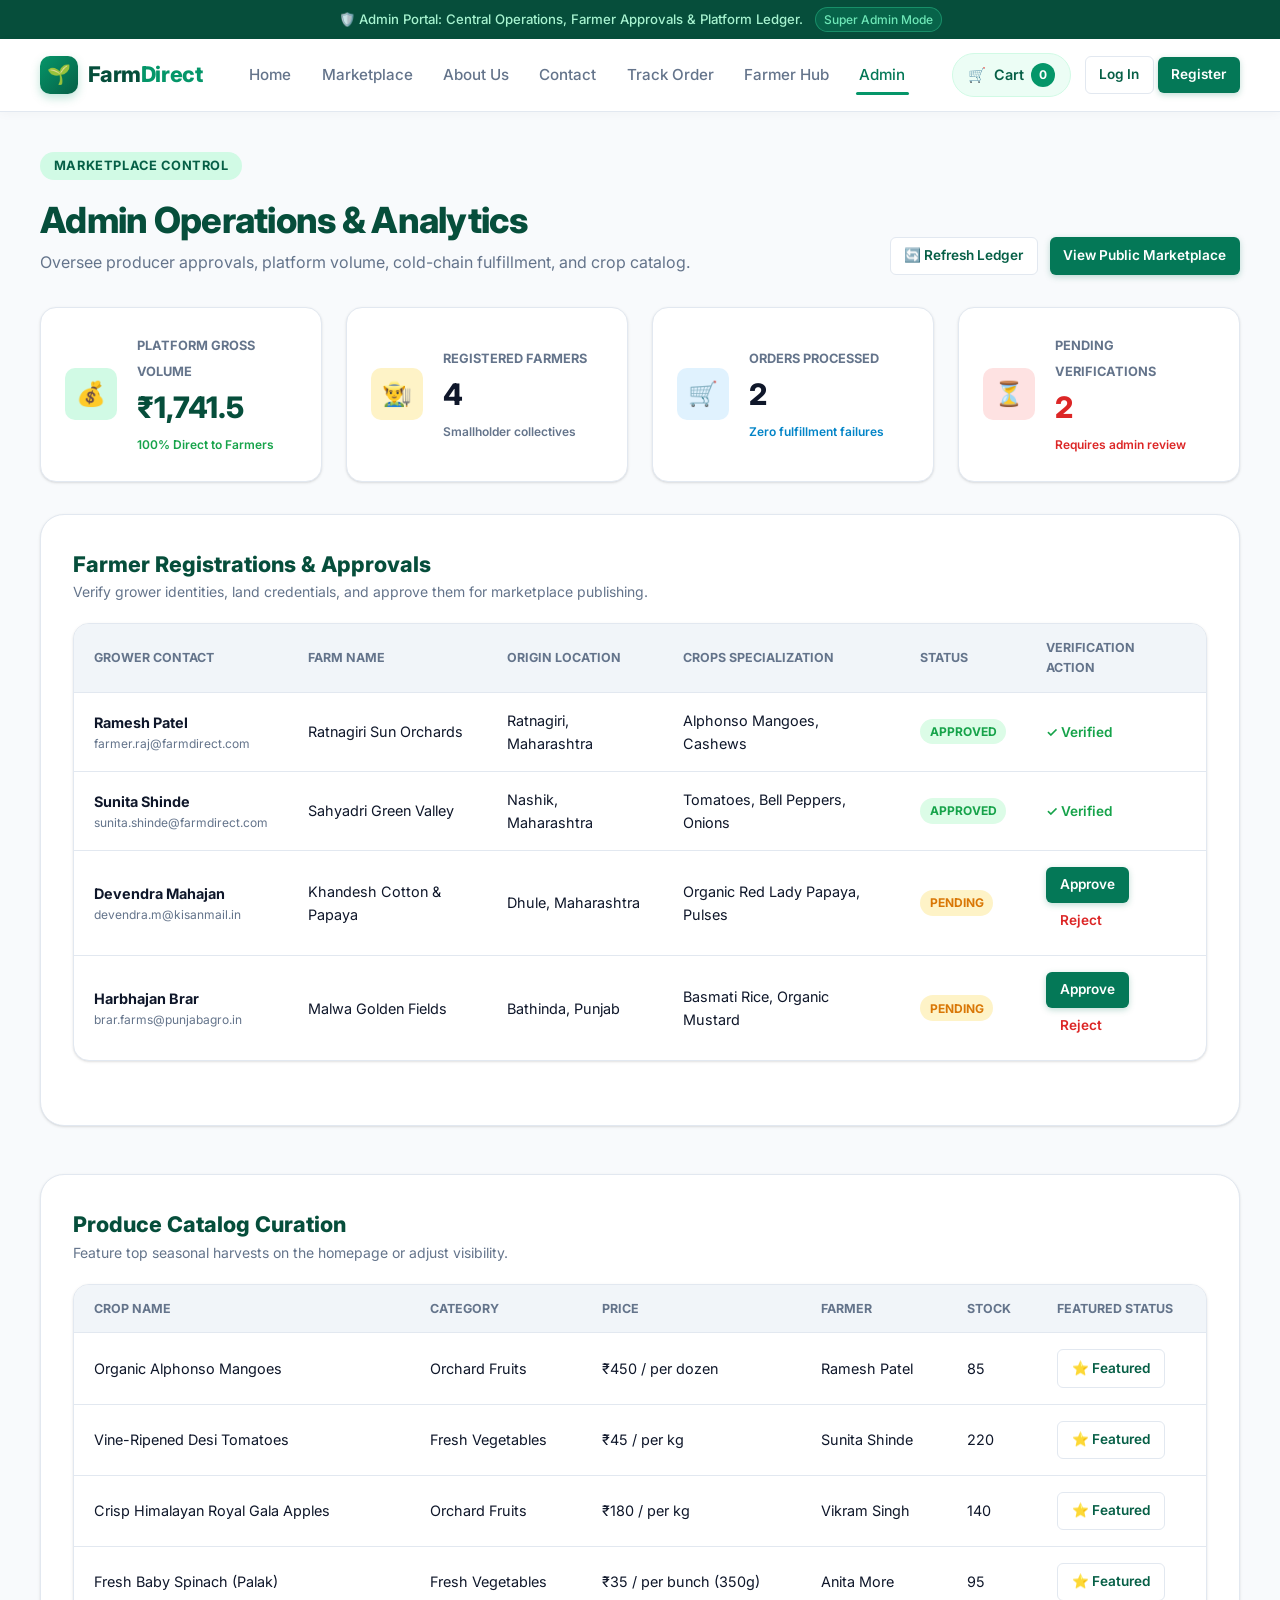
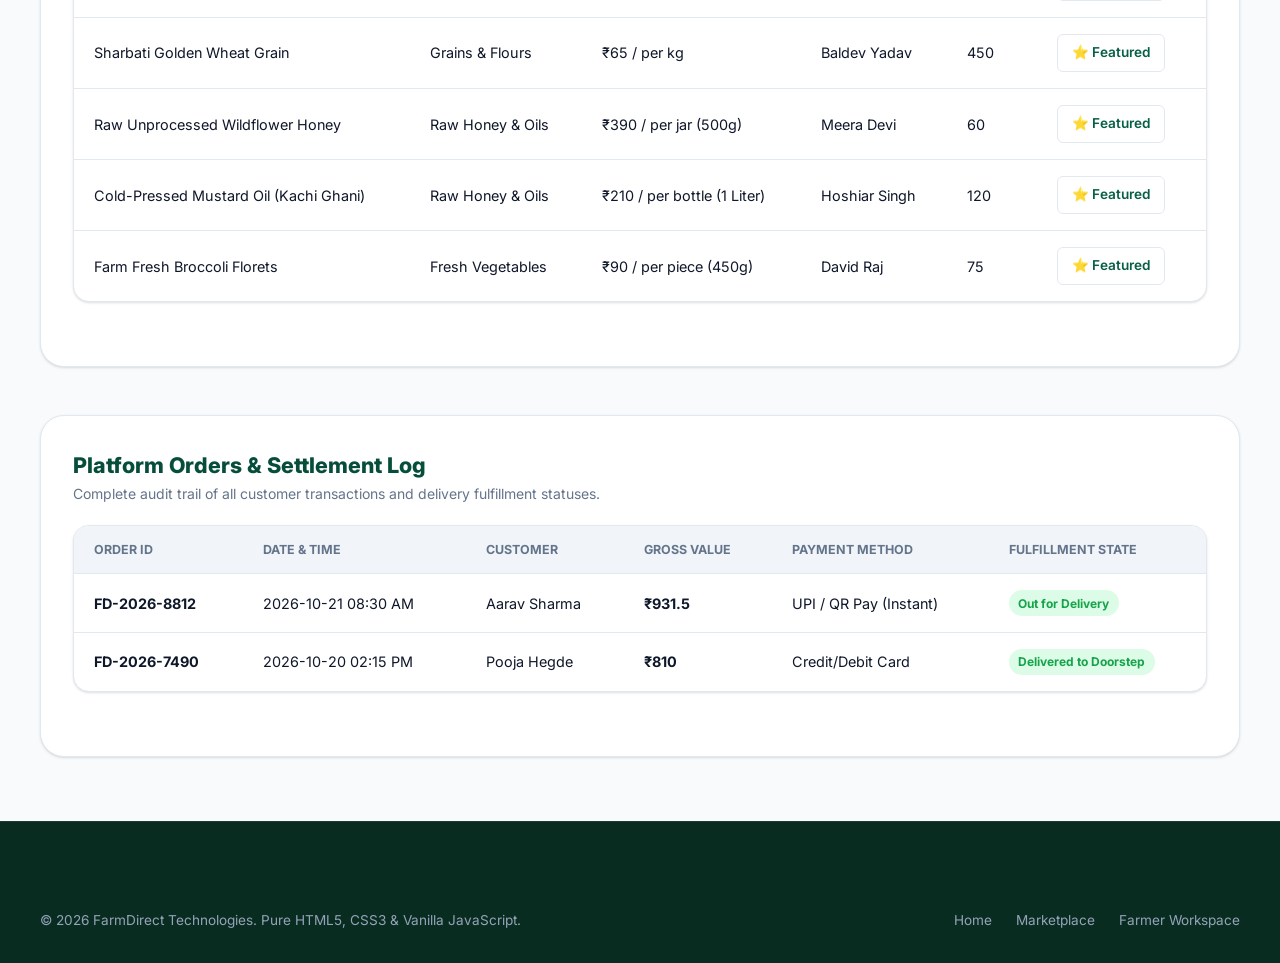
<file: admin-dashboard.html>
<!DOCTYPE html>
<html lang="en">
<head>
  <meta charset="UTF-8">
  <meta name="viewport" content="width=device-width, initial-scale=1.0">
  <title>Admin Operations Center — FarmDirect</title>
  <meta name="description" content="Manage marketplace farmers, verify new grower applications, oversee orders, and view platform sales analytics.">
  <link rel="stylesheet" href="style.css">
  <link rel="preconnect" href="https://fonts.googleapis.com">
  <link rel="preconnect" href="https://fonts.gstatic.com" crossorigin>
  <link href="https://fonts.googleapis.com/css2?family=Inter:wght@400;500;600;700;800&display=swap" rel="stylesheet">
</head>
<body id="page-admin-dashboard">

  <!-- Top Announcement Bar -->
  <div class="top-bar">
    <span>🛡️ Admin Portal: Central Operations, Farmer Approvals & Platform Ledger.</span>
    <span class="highlight-badge">Super Admin Mode</span>
  </div>

  <!-- Header & Navigation -->
  <header class="site-header">
    <div class="container nav-container">
      <a href="index.html" class="brand-logo">
        <div class="brand-icon">🌱</div>
        <span>Farm<span class="accent">Direct</span></span>
      </a>

      <nav class="nav-links">
        <a href="index.html" class="nav-link">Home</a>
        <a href="marketplace.html" class="nav-link">Marketplace</a>
        <a href="about.html" class="nav-link">About Us</a>
        <a href="contact.html" class="nav-link">Contact</a>
        <a href="track-order.html" class="nav-link">Track Order</a>
        <a href="farmer-dashboard.html" class="nav-link" title="Farmer Inventory Portal">Farmer Hub</a>
        <a href="admin-dashboard.html" class="nav-link active">Admin</a>
      </nav>

      <div class="nav-actions">
        <a href="cart.html" class="cart-btn" aria-label="View Shopping Cart">
          <span>🛒</span>
          <span>Cart</span>
          <span class="cart-count">0</span>
        </a>

        <div class="auth-nav-slot">
          <a href="login.html" class="btn btn-sm btn-secondary">Log In</a>
          <a href="register.html" class="btn btn-sm btn-primary">Register</a>
        </div>

        <button class="mobile-toggle" aria-label="Toggle Navigation Menu">☰</button>
      </div>
    </div>
  </header>

  <main class="container" style="padding-top: 2.5rem; padding-bottom: 4rem;">
    <!-- Dashboard Header -->
    <div style="display: flex; justify-content: space-between; align-items: flex-end; margin-bottom: 2rem; flex-wrap: wrap; gap: 1rem;">
      <div>
        <span class="section-tag">Marketplace Control</span>
        <h1 style="font-size: 2.25rem; font-weight: 800; color: var(--primary-900); letter-spacing: -0.02em;">
          Admin Operations & Analytics
        </h1>
        <p style="color: var(--text-muted); font-size: 1rem;">
          Oversee producer approvals, platform volume, cold-chain fulfillment, and crop catalog.
        </p>
      </div>

      <div style="display: flex; gap: 0.75rem;">
        <button class="btn btn-sm btn-secondary" onclick="initAdminDashboard()">🔄 Refresh Ledger</button>
        <a href="marketplace.html" class="btn btn-primary btn-sm">View Public Marketplace</a>
      </div>
    </div>

    <!-- Analytics KPI Cards -->
    <div class="dashboard-grid">
      <div class="dashboard-stat-card">
        <div class="stat-icon-box" style="background: var(--primary-100); color: var(--primary-800);">💰</div>
        <div>
          <span style="font-size: 0.8rem; color: var(--text-muted); text-transform: uppercase; font-weight: 700;">Platform Gross Volume</span>
          <h3 id="admin-stat-revenue" style="font-size: 1.85rem; font-weight: 800; color: var(--primary-900);">₹1,741</h3>
          <span style="font-size: 0.75rem; color: var(--success); font-weight: 600;">100% Direct to Farmers</span>
        </div>
      </div>

      <div class="dashboard-stat-card">
        <div class="stat-icon-box" style="background: var(--accent-amber-light); color: var(--accent-earth);">👨‍🌾</div>
        <div>
          <span style="font-size: 0.8rem; color: var(--text-muted); text-transform: uppercase; font-weight: 700;">Registered Farmers</span>
          <h3 id="admin-stat-farmers" style="font-size: 1.85rem; font-weight: 800; color: var(--text-main);">4</h3>
          <span style="font-size: 0.75rem; color: var(--text-muted); font-weight: 600;">Smallholder collectives</span>
        </div>
      </div>

      <div class="dashboard-stat-card">
        <div class="stat-icon-box" style="background: #e0f2fe; color: #0369a1;">🛒</div>
        <div>
          <span style="font-size: 0.8rem; color: var(--text-muted); text-transform: uppercase; font-weight: 700;">Orders Processed</span>
          <h3 id="admin-stat-orders" style="font-size: 1.85rem; font-weight: 800; color: var(--text-main);">2</h3>
          <span style="font-size: 0.75rem; color: var(--info); font-weight: 600;">Zero fulfillment failures</span>
        </div>
      </div>

      <div class="dashboard-stat-card">
        <div class="stat-icon-box" style="background: #fee2e2; color: #991b1b;">⏳</div>
        <div>
          <span style="font-size: 0.8rem; color: var(--text-muted); text-transform: uppercase; font-weight: 700;">Pending Verifications</span>
          <h3 id="admin-stat-pending" style="font-size: 1.85rem; font-weight: 800; color: #dc2626;">2</h3>
          <span style="font-size: 0.75rem; color: #dc2626; font-weight: 600;">Requires admin review</span>
        </div>
      </div>
    </div>

    <!-- Farmer Approvals Management -->
    <div style="background: var(--surface); border: 1px solid var(--border-light); border-radius: var(--radius-xl); padding: 2rem; box-shadow: var(--shadow-sm); margin-bottom: 3rem;">
      <div style="display: flex; justify-content: space-between; align-items: center; margin-bottom: 1.25rem;">
        <div>
          <h3 style="font-size: 1.35rem; font-weight: 800; color: var(--primary-900);">Farmer Registrations & Approvals</h3>
          <p style="color: var(--text-muted); font-size: 0.875rem;">Verify grower identities, land credentials, and approve them for marketplace publishing.</p>
        </div>
      </div>

      <div class="dashboard-table-wrap">
        <table class="data-table">
          <thead>
            <tr>
              <th>Grower Contact</th>
              <th>Farm Name</th>
              <th>Origin Location</th>
              <th>Crops Specialization</th>
              <th>Status</th>
              <th>Verification Action</th>
            </tr>
          </thead>
          <tbody id="admin-farmers-table-body">
            <!-- Populated dynamically via script.js -->
          </tbody>
        </table>
      </div>
    </div>

    <!-- Live Produce Catalog Curation -->
    <div style="background: var(--surface); border: 1px solid var(--border-light); border-radius: var(--radius-xl); padding: 2rem; box-shadow: var(--shadow-sm); margin-bottom: 3rem;">
      <div style="display: flex; justify-content: space-between; align-items: center; margin-bottom: 1.25rem;">
        <div>
          <h3 style="font-size: 1.35rem; font-weight: 800; color: var(--primary-900);">Produce Catalog Curation</h3>
          <p style="color: var(--text-muted); font-size: 0.875rem;">Feature top seasonal harvests on the homepage or adjust visibility.</p>
        </div>
      </div>

      <div class="dashboard-table-wrap">
        <table class="data-table">
          <thead>
            <tr>
              <th>Crop Name</th>
              <th>Category</th>
              <th>Price</th>
              <th>Farmer</th>
              <th>Stock</th>
              <th>Featured Status</th>
            </tr>
          </thead>
          <tbody id="admin-products-table-body">
            <!-- Populated dynamically via script.js -->
          </tbody>
        </table>
      </div>
    </div>

    <!-- All Customer Orders Oversight -->
    <div style="background: var(--surface); border: 1px solid var(--border-light); border-radius: var(--radius-xl); padding: 2rem; box-shadow: var(--shadow-sm);">
      <div style="display: flex; justify-content: space-between; align-items: center; margin-bottom: 1.25rem;">
        <div>
          <h3 style="font-size: 1.35rem; font-weight: 800; color: var(--primary-900);">Platform Orders & Settlement Log</h3>
          <p style="color: var(--text-muted); font-size: 0.875rem;">Complete audit trail of all customer transactions and delivery fulfillment statuses.</p>
        </div>
      </div>

      <div class="dashboard-table-wrap">
        <table class="data-table">
          <thead>
            <tr>
              <th>Order ID</th>
              <th>Date & Time</th>
              <th>Customer</th>
              <th>Gross Value</th>
              <th>Payment Method</th>
              <th>Fulfillment State</th>
            </tr>
          </thead>
          <tbody id="admin-orders-table-body">
            <!-- Populated dynamically via script.js -->
          </tbody>
        </table>
      </div>
    </div>
  </main>

  <!-- Site Footer -->
  <footer class="site-footer">
    <div class="container footer-bottom" style="border: none; padding-top: 1rem;">
      <div>© 2026 FarmDirect Technologies. Pure HTML5, CSS3 & Vanilla JavaScript.</div>
      <div style="display: flex; gap: 1.5rem;">
        <a href="index.html">Home</a>
        <a href="marketplace.html">Marketplace</a>
        <a href="farmer-dashboard.html">Farmer Workspace</a>
      </div>
    </div>
  </footer>

  <script src="script.js"></script>
</body>
</html>
</file>
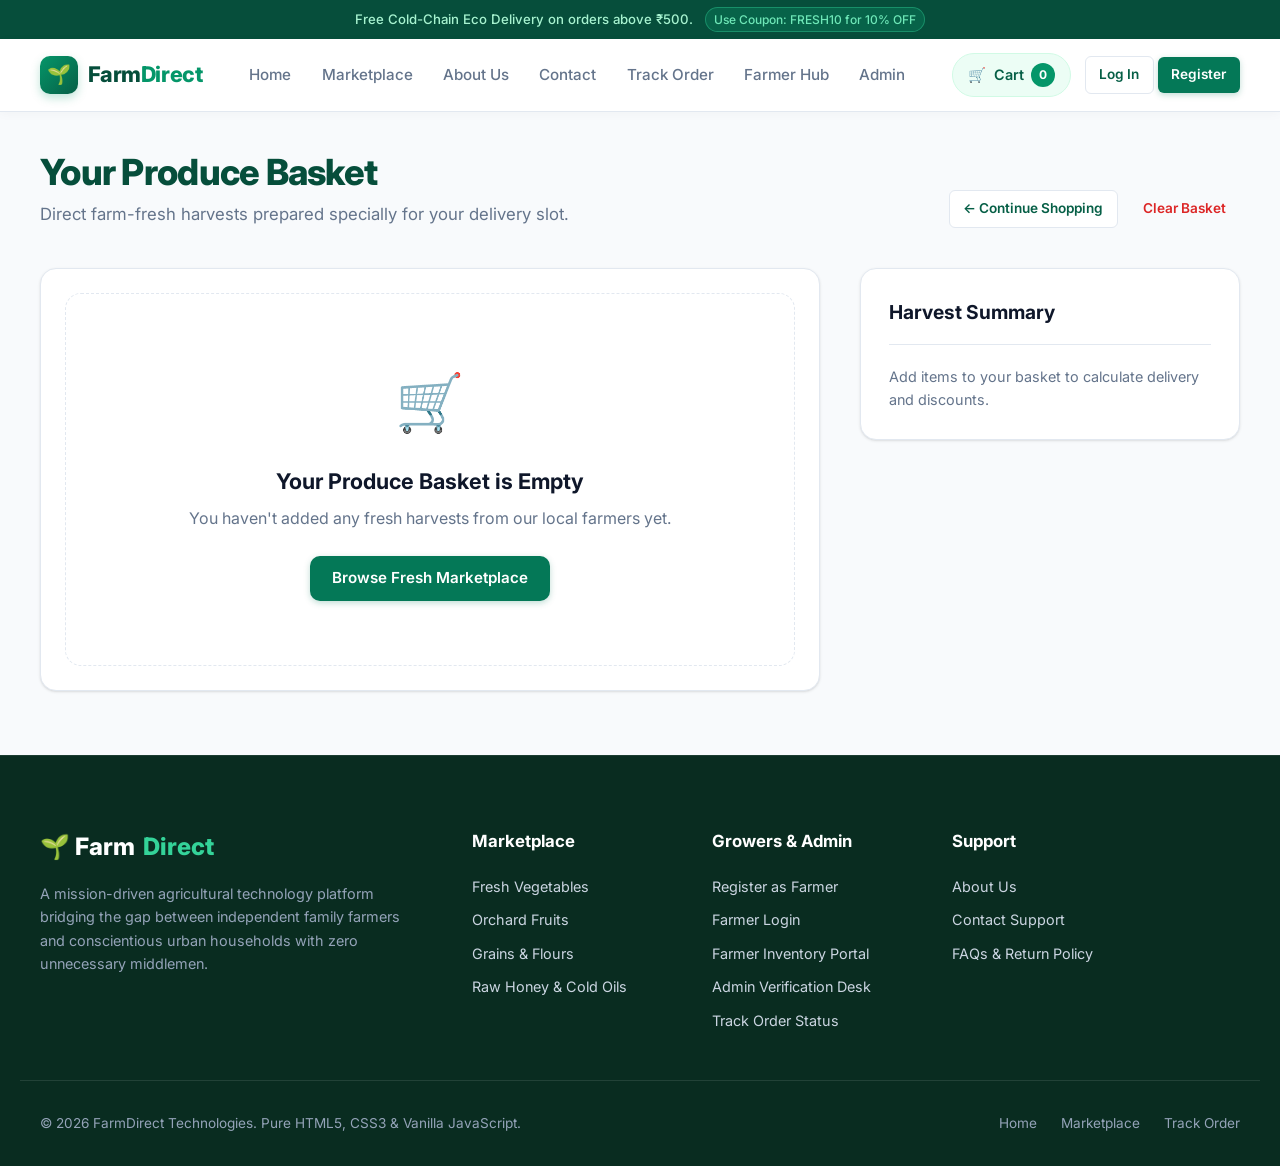
<file: cart.html>
<!DOCTYPE html>
<html lang="en">
<head>
  <meta charset="UTF-8">
  <meta name="viewport" content="width=device-width, initial-scale=1.0">
  <title>Shopping Basket & Checkout — FarmDirect</title>
  <meta name="description" content="Review your fresh harvest basket, apply farmer support promo coupons, and pay directly to verified growers.">
  <link rel="stylesheet" href="style.css">
  <link rel="preconnect" href="https://fonts.googleapis.com">
  <link rel="preconnect" href="https://fonts.gstatic.com" crossorigin>
  <link href="https://fonts.googleapis.com/css2?family=Inter:wght@400;500;600;700;800&display=swap" rel="stylesheet">
</head>
<body id="page-cart">

  <!-- Top Announcement Bar -->
  <div class="top-bar">
    <span>Free Cold-Chain Eco Delivery on orders above ₹500.</span>
    <span class="highlight-badge">Use Coupon: FRESH10 for 10% OFF</span>
  </div>

  <!-- Header & Navigation -->
  <header class="site-header">
    <div class="container nav-container">
      <a href="index.html" class="brand-logo">
        <div class="brand-icon">🌱</div>
        <span>Farm<span class="accent">Direct</span></span>
      </a>

      <nav class="nav-links">
        <a href="index.html" class="nav-link">Home</a>
        <a href="marketplace.html" class="nav-link">Marketplace</a>
        <a href="about.html" class="nav-link">About Us</a>
        <a href="contact.html" class="nav-link">Contact</a>
        <a href="track-order.html" class="nav-link">Track Order</a>
        <a href="farmer-dashboard.html" class="nav-link" title="Farmer Inventory Portal">Farmer Hub</a>
        <a href="admin-dashboard.html" class="nav-link" title="Marketplace Management">Admin</a>
      </nav>

      <div class="nav-actions">
        <a href="cart.html" class="cart-btn" aria-label="View Shopping Cart">
          <span>🛒</span>
          <span>Cart</span>
          <span class="cart-count">0</span>
        </a>

        <div class="auth-nav-slot">
          <a href="login.html" class="btn btn-sm btn-secondary">Log In</a>
          <a href="register.html" class="btn btn-sm btn-primary">Register</a>
        </div>

        <button class="mobile-toggle" aria-label="Toggle Navigation Menu">☰</button>
      </div>
    </div>
  </header>

  <main class="container" style="padding-top: 2rem;">
    <div style="display: flex; justify-content: space-between; align-items: flex-end; margin-bottom: 1.5rem; flex-wrap: wrap; gap: 1rem;">
      <div>
        <h1 style="font-size: 2.25rem; font-weight: 800; color: var(--primary-900); letter-spacing: -0.02em;">
          Your Produce Basket
        </h1>
        <p style="color: var(--text-muted); font-size: 1.05rem;">
          Direct farm-fresh harvests prepared specially for your delivery slot.
        </p>
      </div>
      <div>
        <a href="marketplace.html" class="btn btn-secondary btn-sm">← Continue Shopping</a>
        <button onclick="clearCart()" class="btn btn-sm" style="color: var(--danger); margin-left: 0.5rem;">Clear Basket</button>
      </div>
    </div>

    <!-- Cart Layout: Left Items Card + Right Summary Card -->
    <div class="cart-layout">
      <!-- Left Items Container -->
      <section class="cart-items-card" id="cart-items-container">
        <!-- Rendered dynamically via script.js renderCartPage() -->
      </section>

      <!-- Right Summary Container -->
      <aside id="cart-summary-container">
        <!-- Rendered dynamically via script.js renderCartPage() -->
      </aside>
    </div>
  </main>

  <!-- Payment & Checkout Modal (Requirement 11: Payment Options) -->
  <div class="modal-overlay" id="checkout-modal">
    <div class="modal-card">
      <div class="modal-header">
        <h3>Secure Direct Farm Checkout</h3>
        <button class="modal-close" onclick="closeCheckoutModal()">✕</button>
      </div>

      <div class="modal-body">
        <div style="background: var(--primary-50); border: 1px solid var(--primary-200); border-radius: var(--radius-md); padding: 1rem; margin-bottom: 1.5rem; display: flex; justify-content: space-between; align-items: center;">
          <div>
            <span style="font-size: 0.8rem; color: var(--primary-800); text-transform: uppercase; font-weight: 700;">Total Payable:</span>
            <h4 id="modal-total-amount" style="font-size: 1.5rem; color: var(--primary-900); font-weight: 800;">₹0</h4>
          </div>
          <span style="font-size: 0.78rem; background: var(--surface); padding: 0.25rem 0.6rem; border-radius: var(--radius-full); color: var(--success); font-weight: 700; border: 1px solid var(--primary-200);">
            ✓ 0% Middleman Cut
          </span>
        </div>

        <form onsubmit="processOrderPlacement(event)">
          <!-- Customer & Delivery Form -->
          <h4 style="font-size: 0.95rem; font-weight: 700; margin-bottom: 0.85rem; color: var(--text-main);">1. Delivery Details</h4>

          <div class="form-group">
            <label class="form-label" for="checkout-name">Recipient Full Name *</label>
            <input type="text" id="checkout-name" class="form-control" required placeholder="e.g. Aarav Sharma">
          </div>

          <div style="display: grid; grid-template-columns: 1fr 1fr; gap: 1rem;">
            <div class="form-group">
              <label class="form-label" for="checkout-phone">Mobile Number *</label>
              <input type="tel" id="checkout-phone" class="form-control" required placeholder="+91 98200 12345">
            </div>
            <div class="form-group">
              <label class="form-label" for="checkout-email">Email for Invoice</label>
              <input type="email" id="checkout-email" class="form-control" placeholder="aarav@example.com">
            </div>
          </div>

          <div class="form-group">
            <label class="form-label" for="checkout-address">Complete Street Address *</label>
            <input type="text" id="checkout-address" class="form-control" required placeholder="Flat/House No, Building, Street">
          </div>

          <div style="display: grid; grid-template-columns: 1fr 1fr; gap: 1rem; margin-bottom: 1.5rem;">
            <div class="form-group">
              <label class="form-label" for="checkout-city">City / Pincode *</label>
              <input type="text" id="checkout-city" class="form-control" required placeholder="Mumbai - 400050">
            </div>
            <div class="form-group">
              <label class="form-label" for="checkout-slot">Harvest Delivery Slot</label>
              <select id="checkout-slot" class="form-control">
                <option>Tomorrow Morning (6:00 AM - 9:00 AM)</option>
                <option>Tomorrow Afternoon (12:00 PM - 3:00 PM)</option>
                <option>Tomorrow Evening (5:00 PM - 8:00 PM)</option>
              </select>
            </div>
          </div>

          <!-- Payment Options Selector -->
          <h4 style="font-size: 0.95rem; font-weight: 700; margin-bottom: 0.85rem; color: var(--text-main);">2. Select Payment Option</h4>

          <div class="payment-options-grid">
            <button type="button" class="payment-tab-btn active" data-method="upi" data-label="UPI / QR Pay (Instant)" onclick="setPaymentMethodTab('upi')">
              <span style="font-size: 1.4rem;">📱</span>
              <span>UPI / QR Pay</span>
              <small style="color: var(--success); font-size: 0.72rem; font-weight: 700;">Zero Fee</small>
            </button>

            <button type="button" class="payment-tab-btn" data-method="card" data-label="Credit / Debit Card" onclick="setPaymentMethodTab('card')">
              <span style="font-size: 1.4rem;">💳</span>
              <span>Credit / Debit Card</span>
              <small style="color: var(--text-muted); font-size: 0.72rem;">Visa / MC / RuPay</small>
            </button>

            <button type="button" class="payment-tab-btn" data-method="cod" data-label="Pay on Harvest Delivery (COD)" onclick="setPaymentMethodTab('cod')">
              <span style="font-size: 1.4rem;">💵</span>
              <span>Pay on Delivery</span>
              <small style="color: var(--text-muted); font-size: 0.72rem;">Cash or UPI at Door</small>
            </button>

            <button type="button" class="payment-tab-btn" data-method="netbanking" data-label="Net Banking" onclick="setPaymentMethodTab('netbanking')">
              <span style="font-size: 1.4rem;">🏦</span>
              <span>Net Banking</span>
              <small style="color: var(--text-muted); font-size: 0.72rem;">All Indian Banks</small>
            </button>
          </div>

          <!-- Dynamic Payment Subforms -->
          <div id="subform-upi" class="payment-subform" style="background: var(--surface-alt); padding: 1rem; border-radius: var(--radius-md); margin-bottom: 1.5rem; text-align: center;">
            <p style="font-size: 0.85rem; font-weight: 600; margin-bottom: 0.5rem;">Scan Direct Farmer VPA or Enter UPI ID:</p>
            <div style="display: inline-block; background: #fff; padding: 0.75rem; border-radius: var(--radius-md); border: 1px solid var(--border-light); margin-bottom: 0.5rem;">
              <div style="font-size: 2.2rem;">🏁 [ QR CODE ]</div>
              <span style="font-size: 0.75rem; color: var(--text-muted);">UPI ID: farmdirect.settle@okhdfcbank</span>
            </div>
            <p style="font-size: 0.75rem; color: var(--success);">✓ 100% of payment goes directly to the harvest fund escrow.</p>
          </div>

          <div id="subform-card" class="payment-subform" style="display: none; background: var(--surface-alt); padding: 1rem; border-radius: var(--radius-md); margin-bottom: 1.5rem;">
            <div class="form-group">
              <label class="form-label">Card Number</label>
              <input type="text" class="form-control" placeholder="4111 •••• •••• 1111" value="4111 2222 3333 4444">
            </div>
            <div style="display: grid; grid-template-columns: 1fr 1fr; gap: 0.75rem;">
              <div class="form-group">
                <label class="form-label">Expiry MM/YY</label>
                <input type="text" class="form-control" placeholder="12/28" value="12/28">
              </div>
              <div class="form-group">
                <label class="form-label">CVV</label>
                <input type="password" class="form-control" placeholder="•••" value="888" maxlength="3">
              </div>
            </div>
            <span style="font-size: 0.72rem; color: var(--text-muted);">Demo Card Test Mode: Any 3 digit CVV is accepted.</span>
          </div>

          <div id="subform-cod" class="payment-subform" style="display: none; background: var(--surface-alt); padding: 1rem; border-radius: var(--radius-md); margin-bottom: 1.5rem;">
            <p style="font-size: 0.875rem; color: var(--text-main);">
              <strong>Pay on Delivery:</strong> Inspect the produce crate first upon arrival. Pay the courier via Cash, Google Pay, PhonePe, or Paytm once satisfied.
            </p>
          </div>

          <div id="subform-netbanking" class="payment-subform" style="display: none; background: var(--surface-alt); padding: 1rem; border-radius: var(--radius-md); margin-bottom: 1.5rem;">
            <label class="form-label">Select Bank:</label>
            <select class="form-control">
              <option>State Bank of India (SBI)</option>
              <option>HDFC Bank</option>
              <option>ICICI Bank</option>
              <option>Axis Bank</option>
              <option>Punjab National Bank</option>
            </select>
          </div>

          <button type="submit" class="btn btn-primary btn-block btn-lg">
            Confirm & Place Harvest Order
          </button>
        </form>
      </div>
    </div>
  </div>

  <!-- Order Receipt Confirmation Modal -->
  <div class="modal-overlay" id="receipt-modal">
    <div class="modal-card" style="text-align: center; padding: 2.5rem 2rem;">
      <div style="width: 64px; height: 64px; background: var(--primary-100); color: var(--primary-700); font-size: 2rem; border-radius: 50%; display: flex; align-items: center; justify-content: center; margin: 0 auto 1.25rem;">
        ✓
      </div>

      <h2 style="font-size: 1.75rem; font-weight: 800; color: var(--primary-900); margin-bottom: 0.4rem;">
        Harvest Order Confirmed!
      </h2>

      <p style="color: var(--text-muted); font-size: 0.95rem; margin-bottom: 1.5rem;">
        Your order has been allotted directly to our partner farmers. Harvesting will begin at sunrise.
      </p>

      <div style="background: var(--surface-alt); border-radius: var(--radius-md); padding: 1.25rem; text-align: left; margin-bottom: 1.5rem; font-size: 0.875rem;">
        <div style="display: flex; justify-content: space-between; margin-bottom: 0.5rem;">
          <span style="color: var(--text-muted);">Order Reference ID:</span>
          <strong id="receipt-order-id" style="color: var(--primary-800); font-size: 1.05rem;">FD-2026-XXXX</strong>
        </div>
        <div style="display: flex; justify-content: space-between; margin-bottom: 0.5rem;">
          <span style="color: var(--text-muted);">Amount Settled:</span>
          <strong id="receipt-amount">₹0</strong>
        </div>
        <div style="display: flex; justify-content: space-between; margin-bottom: 0.5rem;">
          <span style="color: var(--text-muted);">Payment Method:</span>
          <strong id="receipt-method">UPI</strong>
        </div>
        <div style="display: flex; justify-content: space-between;">
          <span style="color: var(--text-muted);">Delivery To:</span>
          <span id="receipt-address" style="max-width: 60%; text-align: right; font-weight: 600;">Address</span>
        </div>
      </div>

      <div style="display: flex; gap: 0.75rem; justify-content: center;">
        <a id="receipt-track-btn" href="track-order.html" class="btn btn-primary btn-block">Track Order Live →</a>
      </div>
    </div>
  </div>

  <!-- Site Footer -->
  <footer class="site-footer">
    <div class="container footer-grid">
      <div class="footer-brand">
        <h3>🌱 Farm<span style="color: #34d399;">Direct</span></h3>
        <p>A mission-driven agricultural technology platform bridging the gap between independent family farmers and conscientious urban households with zero unnecessary middlemen.</p>
      </div>

      <div class="footer-col">
        <h4>Marketplace</h4>
        <div class="footer-links">
          <a href="marketplace.html?cat=vegetables">Fresh Vegetables</a>
          <a href="marketplace.html?cat=fruits">Orchard Fruits</a>
          <a href="marketplace.html?cat=grains">Grains & Flours</a>
          <a href="marketplace.html?cat=honey-oils">Raw Honey & Cold Oils</a>
        </div>
      </div>

      <div class="footer-col">
        <h4>Growers & Admin</h4>
        <div class="footer-links">
          <a href="register.html?role=farmer">Register as Farmer</a>
          <a href="login.html">Farmer Login</a>
          <a href="farmer-dashboard.html">Farmer Inventory Portal</a>
          <a href="admin-dashboard.html">Admin Verification Desk</a>
          <a href="track-order.html">Track Order Status</a>
        </div>
      </div>

      <div class="footer-col">
        <h4>Support</h4>
        <div class="footer-links">
          <a href="about.html">About Us</a>
          <a href="contact.html">Contact Support</a>
          <a href="contact.html#faq">FAQs & Return Policy</a>
        </div>
      </div>
    </div>

    <div class="container footer-bottom">
      <div>© 2026 FarmDirect Technologies. Pure HTML5, CSS3 & Vanilla JavaScript.</div>
      <div style="display: flex; gap: 1.5rem;">
        <a href="index.html">Home</a>
        <a href="marketplace.html">Marketplace</a>
        <a href="track-order.html">Track Order</a>
      </div>
    </div>
  </footer>

  <script src="script.js"></script>
</body>
</html>
</file>
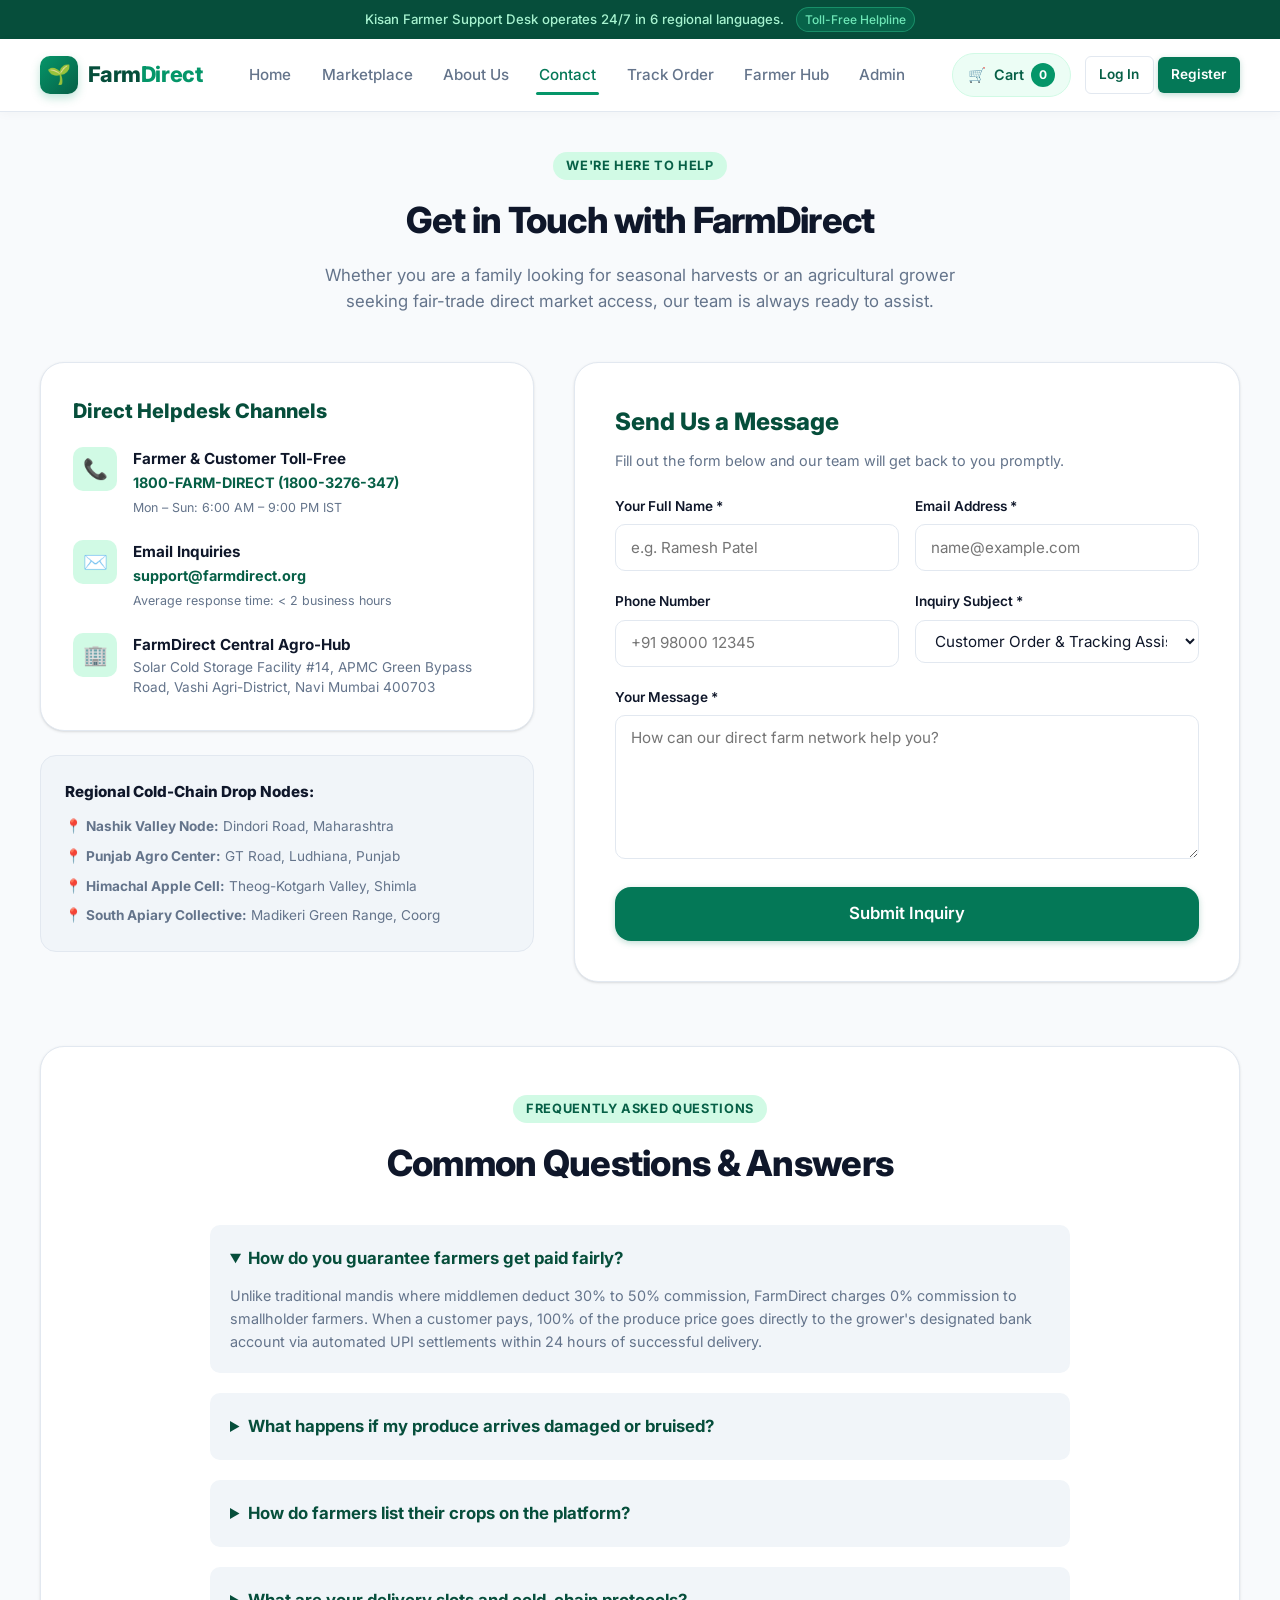
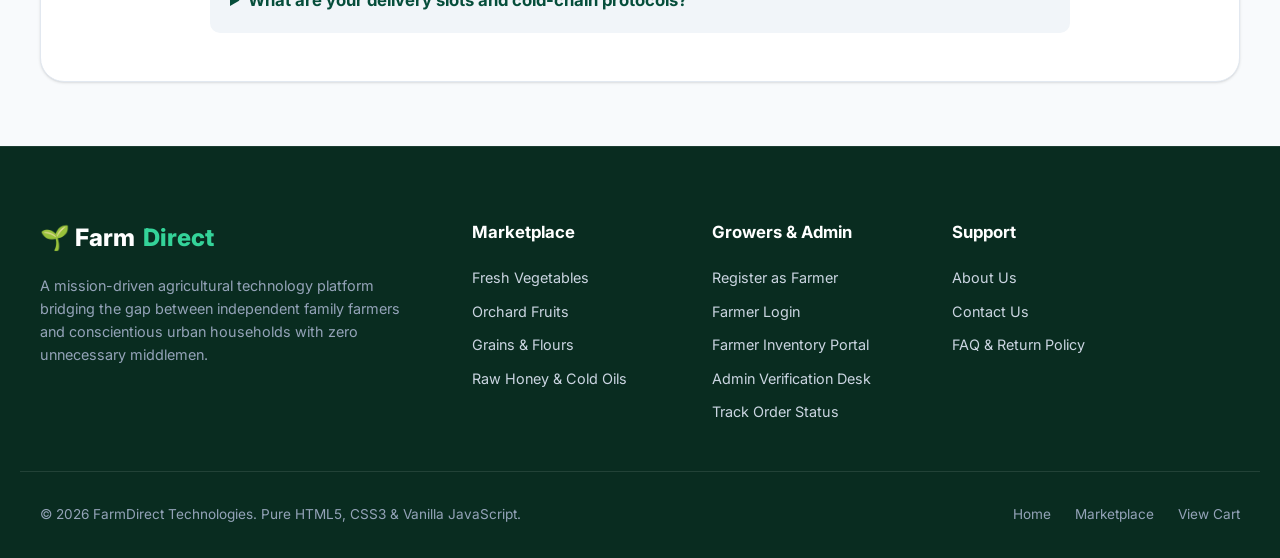
<file: contact.html>
<!DOCTYPE html>
<html lang="en">
<head>
  <meta charset="UTF-8">
  <meta name="viewport" content="width=device-width, initial-scale=1.0">
  <title>Contact & Farmer Helpdesk — FarmDirect</title>
  <meta name="description" content="Reach the FarmDirect customer support team, contact farmer onboarding specialists, or inquire about wholesale institutional sourcing.">
  <link rel="stylesheet" href="style.css">
  <link rel="preconnect" href="https://fonts.googleapis.com">
  <link rel="preconnect" href="https://fonts.gstatic.com" crossorigin>
  <link href="https://fonts.googleapis.com/css2?family=Inter:wght@400;500;600;700;800&display=swap" rel="stylesheet">
</head>
<body id="page-contact">

  <!-- Top Announcement Bar -->
  <div class="top-bar">
    <span>Kisan Farmer Support Desk operates 24/7 in 6 regional languages.</span>
    <span class="highlight-badge">Toll-Free Helpline</span>
  </div>

  <!-- Header & Navigation -->
  <header class="site-header">
    <div class="container nav-container">
      <a href="index.html" class="brand-logo">
        <div class="brand-icon">🌱</div>
        <span>Farm<span class="accent">Direct</span></span>
      </a>

      <nav class="nav-links">
        <a href="index.html" class="nav-link">Home</a>
        <a href="marketplace.html" class="nav-link">Marketplace</a>
        <a href="about.html" class="nav-link">About Us</a>
        <a href="contact.html" class="nav-link active">Contact</a>
        <a href="track-order.html" class="nav-link">Track Order</a>
        <a href="farmer-dashboard.html" class="nav-link" title="Farmer Inventory Portal">Farmer Hub</a>
        <a href="admin-dashboard.html" class="nav-link" title="Marketplace Management">Admin</a>
      </nav>

      <div class="nav-actions">
        <a href="cart.html" class="cart-btn" aria-label="View Shopping Cart">
          <span>🛒</span>
          <span>Cart</span>
          <span class="cart-count">0</span>
        </a>

        <div class="auth-nav-slot">
          <a href="login.html" class="btn btn-sm btn-secondary">Log In</a>
          <a href="register.html" class="btn btn-sm btn-primary">Register</a>
        </div>

        <button class="mobile-toggle" aria-label="Toggle Navigation Menu">☰</button>
      </div>
    </div>
  </header>

  <main class="container" style="padding-top: 2.5rem; padding-bottom: 4rem;">
    <!-- Page Header -->
    <div class="section-head" style="margin-bottom: 3rem;">
      <span class="section-tag">We're Here to Help</span>
      <h1 class="section-title">Get in Touch with FarmDirect</h1>
      <p class="section-subtitle">
        Whether you are a family looking for seasonal harvests or an agricultural grower seeking fair-trade direct market access, our team is always ready to assist.
      </p>
    </div>

    <!-- Contact Grid: Info Cards + Interactive Form -->
    <div style="display: grid; grid-template-columns: 1fr 1.35fr; gap: 2.5rem; align-items: start; margin-bottom: 4rem;">

      <!-- Left Contact Info Cards -->
      <div>
        <div style="background: var(--surface); border: 1px solid var(--border-light); border-radius: var(--radius-xl); padding: 2rem; box-shadow: var(--shadow-sm); margin-bottom: 1.5rem;">
          <h3 style="font-size: 1.25rem; font-weight: 800; color: var(--primary-900); margin-bottom: 1.25rem;">Direct Helpdesk Channels</h3>

          <div style="display: flex; gap: 1rem; margin-bottom: 1.25rem;">
            <div style="width: 44px; height: 44px; border-radius: var(--radius-md); background: var(--primary-100); color: var(--primary-800); display: flex; align-items: center; justify-content: center; font-size: 1.25rem; flex-shrink: 0;">
              📞
            </div>
            <div>
              <h4 style="font-size: 0.95rem; font-weight: 700;">Farmer & Customer Toll-Free</h4>
              <p style="font-size: 0.9rem; color: var(--primary-800); font-weight: 700;">1800-FARM-DIRECT (1800-3276-347)</p>
              <span style="font-size: 0.78rem; color: var(--text-muted);">Mon – Sun: 6:00 AM – 9:00 PM IST</span>
            </div>
          </div>

          <div style="display: flex; gap: 1rem; margin-bottom: 1.25rem;">
            <div style="width: 44px; height: 44px; border-radius: var(--radius-md); background: var(--primary-100); color: var(--primary-800); display: flex; align-items: center; justify-content: center; font-size: 1.25rem; flex-shrink: 0;">
              ✉️
            </div>
            <div>
              <h4 style="font-size: 0.95rem; font-weight: 700;">Email Inquiries</h4>
              <p style="font-size: 0.9rem; color: var(--primary-800); font-weight: 700;">support@farmdirect.org</p>
              <span style="font-size: 0.78rem; color: var(--text-muted);">Average response time: &lt; 2 business hours</span>
            </div>
          </div>

          <div style="display: flex; gap: 1rem;">
            <div style="width: 44px; height: 44px; border-radius: var(--radius-md); background: var(--primary-100); color: var(--primary-800); display: flex; align-items: center; justify-content: center; font-size: 1.25rem; flex-shrink: 0;">
              🏢
            </div>
            <div>
              <h4 style="font-size: 0.95rem; font-weight: 700;">FarmDirect Central Agro-Hub</h4>
              <p style="font-size: 0.85rem; color: var(--text-muted); line-height: 1.5;">
                Solar Cold Storage Facility #14, APMC Green Bypass Road, Vashi Agri-District, Navi Mumbai 400703
              </p>
            </div>
          </div>
        </div>

        <!-- Regional Aggregation Centers -->
        <div style="background: var(--surface-alt); border-radius: var(--radius-lg); padding: 1.5rem; border: 1px solid var(--border-light);">
          <h4 style="font-size: 0.95rem; font-weight: 800; margin-bottom: 0.75rem; color: var(--text-main);">Regional Cold-Chain Drop Nodes:</h4>
          <ul style="font-size: 0.85rem; color: var(--text-muted); display: flex; flex-direction: column; gap: 0.5rem;">
            <li>📍 <strong>Nashik Valley Node:</strong> Dindori Road, Maharashtra</li>
            <li>📍 <strong>Punjab Agro Center:</strong> GT Road, Ludhiana, Punjab</li>
            <li>📍 <strong>Himachal Apple Cell:</strong> Theog-Kotgarh Valley, Shimla</li>
            <li>📍 <strong>South Apiary Collective:</strong> Madikeri Green Range, Coorg</li>
          </ul>
        </div>
      </div>

      <!-- Right Contact Form -->
      <div style="background: var(--surface); border: 1px solid var(--border-light); border-radius: var(--radius-xl); padding: 2.5rem; box-shadow: var(--shadow-sm);">
        <h3 style="font-size: 1.5rem; font-weight: 800; color: var(--primary-900); margin-bottom: 0.5rem;">Send Us a Message</h3>
        <p style="color: var(--text-muted); font-size: 0.9rem; margin-bottom: 1.5rem;">Fill out the form below and our team will get back to you promptly.</p>

        <form onsubmit="handleContactForm(event)">
          <div style="display: grid; grid-template-columns: 1fr 1fr; gap: 1rem;">
            <div class="form-group">
              <label class="form-label" for="contact-name">Your Full Name *</label>
              <input type="text" id="contact-name" class="form-control" required placeholder="e.g. Ramesh Patel">
            </div>
            <div class="form-group">
              <label class="form-label" for="contact-email">Email Address *</label>
              <input type="email" id="contact-email" class="form-control" required placeholder="name@example.com">
            </div>
          </div>

          <div style="display: grid; grid-template-columns: 1fr 1fr; gap: 1rem;">
            <div class="form-group">
              <label class="form-label" for="contact-phone">Phone Number</label>
              <input type="tel" id="contact-phone" class="form-control" placeholder="+91 98000 12345">
            </div>
            <div class="form-group">
              <label class="form-label" for="contact-subject">Inquiry Subject *</label>
              <select id="contact-subject" class="form-control">
                <option>Customer Order & Tracking Assistance</option>
                <option>Farmer Onboarding & Crop Listing</option>
                <option>Institutional / Restaurant Bulk Sourcing</option>
                <option>Quality Feedback & Guarantee Claim</option>
                <option>Partnership / Media Inquiry</option>
              </select>
            </div>
          </div>

          <div class="form-group">
            <label class="form-label" for="contact-message">Your Message *</label>
            <textarea id="contact-message" class="form-control" rows="5" required placeholder="How can our direct farm network help you?"></textarea>
          </div>

          <button type="submit" class="btn btn-primary btn-block btn-lg">
            Submit Inquiry
          </button>
        </form>
      </div>

    </div>

    <!-- Interactive FAQ Section -->
    <section id="faq" style="background: var(--surface); border: 1px solid var(--border-light); border-radius: var(--radius-xl); padding: 3rem 2.5rem; box-shadow: var(--shadow-sm);">
      <div class="section-head" style="margin-bottom: 2rem;">
        <span class="section-tag">Frequently Asked Questions</span>
        <h2 class="section-title">Common Questions & Answers</h2>
      </div>

      <div style="display: flex; flex-direction: column; gap: 1.25rem; max-width: 860px; margin: 0 auto;">
        <details style="background: var(--surface-alt); padding: 1.25rem; border-radius: var(--radius-md); cursor: pointer;" open>
          <summary style="font-weight: 700; font-size: 1.05rem; color: var(--primary-900);">How do you guarantee farmers get paid fairly?</summary>
          <p style="margin-top: 0.75rem; font-size: 0.9rem; color: var(--text-muted); line-height: 1.6;">
            Unlike traditional mandis where middlemen deduct 30% to 50% commission, FarmDirect charges 0% commission to smallholder farmers. When a customer pays, 100% of the produce price goes directly to the grower's designated bank account via automated UPI settlements within 24 hours of successful delivery.
          </p>
        </details>

        <details style="background: var(--surface-alt); padding: 1.25rem; border-radius: var(--radius-md); cursor: pointer;">
          <summary style="font-weight: 700; font-size: 1.05rem; color: var(--primary-900);">What happens if my produce arrives damaged or bruised?</summary>
          <p style="margin-top: 0.75rem; font-size: 0.9rem; color: var(--text-muted); line-height: 1.6;">
            We offer our "FarmDirect 100% Crisp Guarantee". If any fruits or vegetables do not meet high harvest standards, simply take a quick photo and contact us via the Order Tracking page or phone helpline for an instant replacement or 100% immediate refund.
          </p>
        </details>

        <details style="background: var(--surface-alt); padding: 1.25rem; border-radius: var(--radius-md); cursor: pointer;">
          <summary style="font-weight: 700; font-size: 1.05rem; color: var(--primary-900);">How do farmers list their crops on the platform?</summary>
          <p style="margin-top: 0.75rem; font-size: 0.9rem; color: var(--text-muted); line-height: 1.6;">
            Farmers can sign up via our <a href="register.html?role=farmer" style="color: var(--primary-700); font-weight: 700;">Farmer Registration portal</a>. Our local village coordinators verify farm soil tests and land tenure. Once verified, farmers can add crops, specify harvest dates, and adjust quantities in real time through their simplified mobile dashboard.
          </p>
        </details>

        <details style="background: var(--surface-alt); padding: 1.25rem; border-radius: var(--radius-md); cursor: pointer;">
          <summary style="font-weight: 700; font-size: 1.05rem; color: var(--primary-900);">What are your delivery slots and cold-chain protocols?</summary>
          <p style="margin-top: 0.75rem; font-size: 0.9rem; color: var(--text-muted); line-height: 1.6;">
            We deliver in three convenient time slots: Sunrise (6:00 AM – 9:00 AM), Mid-Day (12:00 PM – 3:00 PM), and Evening (5:00 PM – 8:00 PM). All produce travels in recyclable temperature-controlled cartons that maintain a steady 4°C to 8°C chill throughout transit.
          </p>
        </details>
      </div>
    </section>
  </main>

  <!-- Site Footer -->
  <footer class="site-footer">
    <div class="container footer-grid">
      <div class="footer-brand">
        <h3>🌱 Farm<span style="color: #34d399;">Direct</span></h3>
        <p>A mission-driven agricultural technology platform bridging the gap between independent family farmers and conscientious urban households with zero unnecessary middlemen.</p>
      </div>

      <div class="footer-col">
        <h4>Marketplace</h4>
        <div class="footer-links">
          <a href="marketplace.html?cat=vegetables">Fresh Vegetables</a>
          <a href="marketplace.html?cat=fruits">Orchard Fruits</a>
          <a href="marketplace.html?cat=grains">Grains & Flours</a>
          <a href="marketplace.html?cat=honey-oils">Raw Honey & Cold Oils</a>
        </div>
      </div>

      <div class="footer-col">
        <h4>Growers & Admin</h4>
        <div class="footer-links">
          <a href="register.html?role=farmer">Register as Farmer</a>
          <a href="login.html">Farmer Login</a>
          <a href="farmer-dashboard.html">Farmer Inventory Portal</a>
          <a href="admin-dashboard.html">Admin Verification Desk</a>
          <a href="track-order.html">Track Order Status</a>
        </div>
      </div>

      <div class="footer-col">
        <h4>Support</h4>
        <div class="footer-links">
          <a href="about.html">About Us</a>
          <a href="contact.html">Contact Us</a>
          <a href="contact.html#faq">FAQ & Return Policy</a>
        </div>
      </div>
    </div>

    <div class="container footer-bottom">
      <div>© 2026 FarmDirect Technologies. Pure HTML5, CSS3 & Vanilla JavaScript.</div>
      <div style="display: flex; gap: 1.5rem;">
        <a href="index.html">Home</a>
        <a href="marketplace.html">Marketplace</a>
        <a href="cart.html">View Cart</a>
      </div>
    </div>
  </footer>

  <script src="script.js"></script>
</body>
</html>
</file>
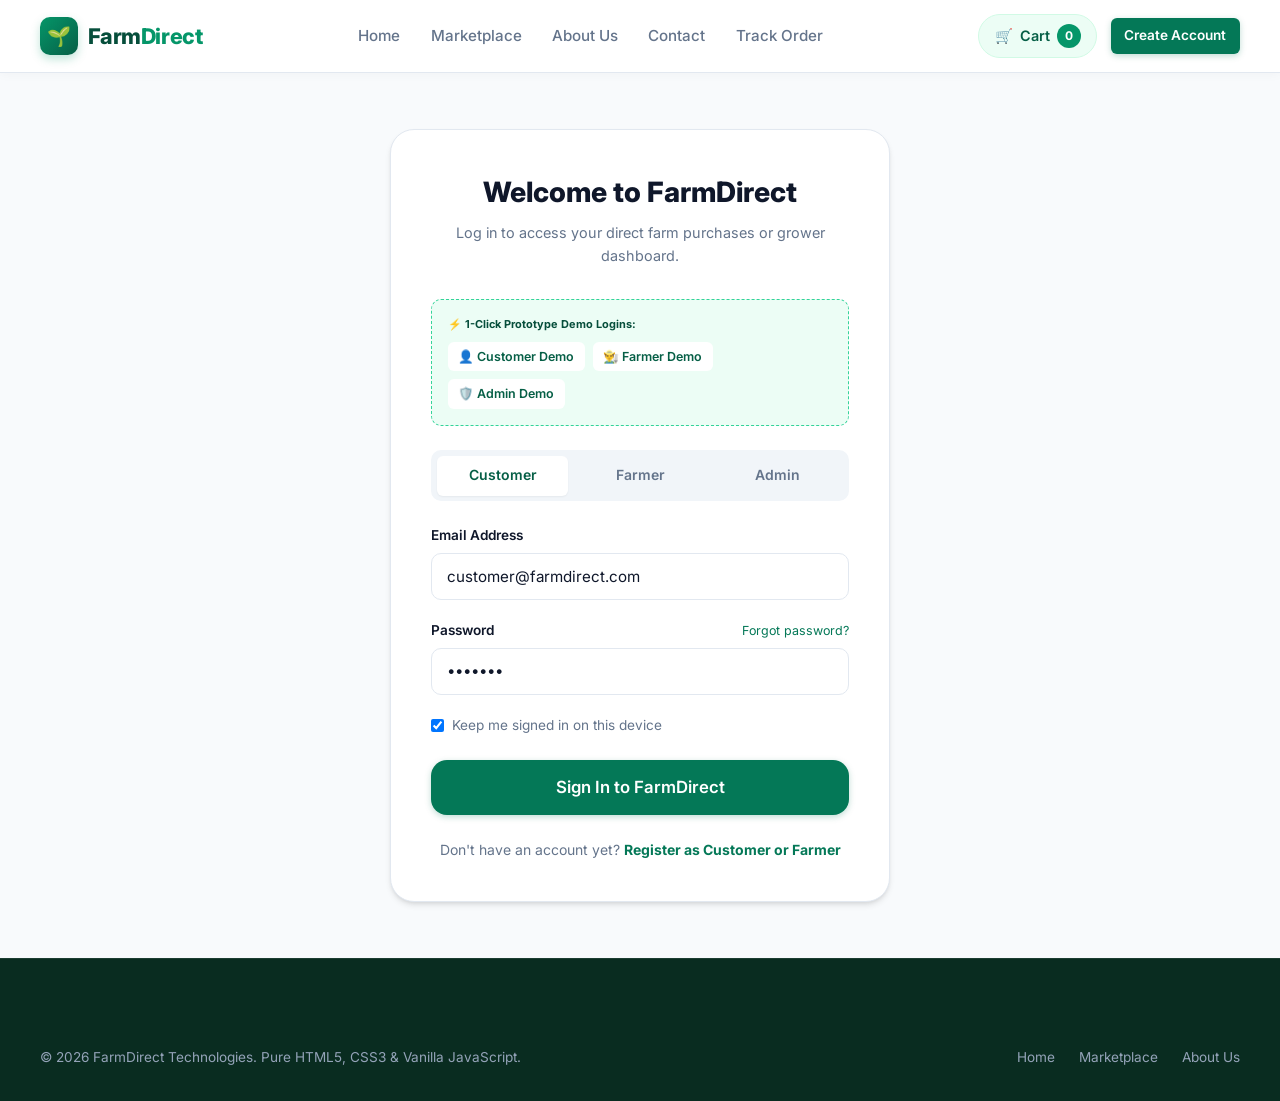
<file: login.html>
<!DOCTYPE html>
<html lang="en">
<head>
  <meta charset="UTF-8">
  <meta name="viewport" content="width=device-width, initial-scale=1.0">
  <title>Account Login — FarmDirect</title>
  <meta name="description" content="Log in to your FarmDirect customer, farmer, or admin account.">
  <link rel="stylesheet" href="style.css">
  <link rel="preconnect" href="https://fonts.googleapis.com">
  <link rel="preconnect" href="https://fonts.gstatic.com" crossorigin>
  <link href="https://fonts.googleapis.com/css2?family=Inter:wght@400;500;600;700;800&display=swap" rel="stylesheet">
</head>
<body id="page-login">

  <!-- Header & Navigation -->
  <header class="site-header">
    <div class="container nav-container">
      <a href="index.html" class="brand-logo">
        <div class="brand-icon">🌱</div>
        <span>Farm<span class="accent">Direct</span></span>
      </a>

      <nav class="nav-links">
        <a href="index.html" class="nav-link">Home</a>
        <a href="marketplace.html" class="nav-link">Marketplace</a>
        <a href="about.html" class="nav-link">About Us</a>
        <a href="contact.html" class="nav-link">Contact</a>
        <a href="track-order.html" class="nav-link">Track Order</a>
      </nav>

      <div class="nav-actions">
        <a href="cart.html" class="cart-btn" aria-label="View Shopping Cart">
          <span>🛒</span>
          <span>Cart</span>
          <span class="cart-count">0</span>
        </a>
        <a href="register.html" class="btn btn-sm btn-primary">Create Account</a>
      </div>
    </div>
  </header>

  <main class="container">
    <div class="auth-wrapper">
      <div class="auth-header">
        <h2>Welcome to FarmDirect</h2>
        <p>Log in to access your direct farm purchases or grower dashboard.</p>
      </div>

      <!-- Quick Fill Demo Login Box -->
      <div class="demo-account-box">
        <h5>⚡ 1-Click Prototype Demo Logins:</h5>
        <div class="demo-account-buttons">
          <button type="button" class="demo-btn" onclick="quickFillLogin('customer')">👤 Customer Demo</button>
          <button type="button" class="demo-btn" onclick="quickFillLogin('farmer')">👨‍🌾 Farmer Demo</button>
          <button type="button" class="demo-btn" onclick="quickFillLogin('admin')">🛡️ Admin Demo</button>
        </div>
      </div>

      <!-- Role Selector Tabs -->
      <div class="role-tabs">
        <button type="button" class="role-tab-btn active" data-auth-role="customer" onclick="document.querySelectorAll('.role-tab-btn').forEach(b => b.classList.remove('active')); this.classList.add('active');">
          Customer
        </button>
        <button type="button" class="role-tab-btn" data-auth-role="farmer" onclick="document.querySelectorAll('.role-tab-btn').forEach(b => b.classList.remove('active')); this.classList.add('active');">
          Farmer
        </button>
        <button type="button" class="role-tab-btn" data-auth-role="admin" onclick="document.querySelectorAll('.role-tab-btn').forEach(b => b.classList.remove('active')); this.classList.add('active');">
          Admin
        </button>
      </div>

      <!-- Login Form -->
      <form onsubmit="handleLoginForm(event)">
        <div class="form-group">
          <label class="form-label" for="login-email">Email Address</label>
          <input type="email" id="login-email" class="form-control" required placeholder="name@example.com" value="customer@farmdirect.com">
        </div>

        <div class="form-group">
          <div style="display: flex; justify-content: space-between; align-items: center; margin-bottom: 0.35rem;">
            <label class="form-label" for="login-password" style="margin-bottom: 0;">Password</label>
            <a href="contact.html" style="font-size: 0.78rem; color: var(--primary-700);">Forgot password?</a>
          </div>
          <input type="password" id="login-password" class="form-control" required placeholder="••••••••" value="pass123">
        </div>

        <div style="display: flex; align-items: center; gap: 0.5rem; margin-bottom: 1.5rem; font-size: 0.85rem; color: var(--text-muted);">
          <input type="checkbox" id="remember-me" checked accent-color="var(--primary-600)">
          <label for="remember-me">Keep me signed in on this device</label>
        </div>

        <button type="submit" class="btn btn-primary btn-block btn-lg">
          Sign In to FarmDirect
        </button>
      </form>

      <div style="text-align: center; margin-top: 1.5rem; font-size: 0.875rem; color: var(--text-muted);">
        Don't have an account yet?
        <a href="register.html" style="color: var(--primary-700); font-weight: 700;">Register as Customer or Farmer</a>
      </div>
    </div>
  </main>

  <!-- Site Footer -->
  <footer class="site-footer">
    <div class="container footer-bottom" style="border: none; padding-top: 1rem;">
      <div>© 2026 FarmDirect Technologies. Pure HTML5, CSS3 & Vanilla JavaScript.</div>
      <div style="display: flex; gap: 1.5rem;">
        <a href="index.html">Home</a>
        <a href="marketplace.html">Marketplace</a>
        <a href="about.html">About Us</a>
      </div>
    </div>
  </footer>

  <script src="script.js"></script>
</body>
</html>
</file>
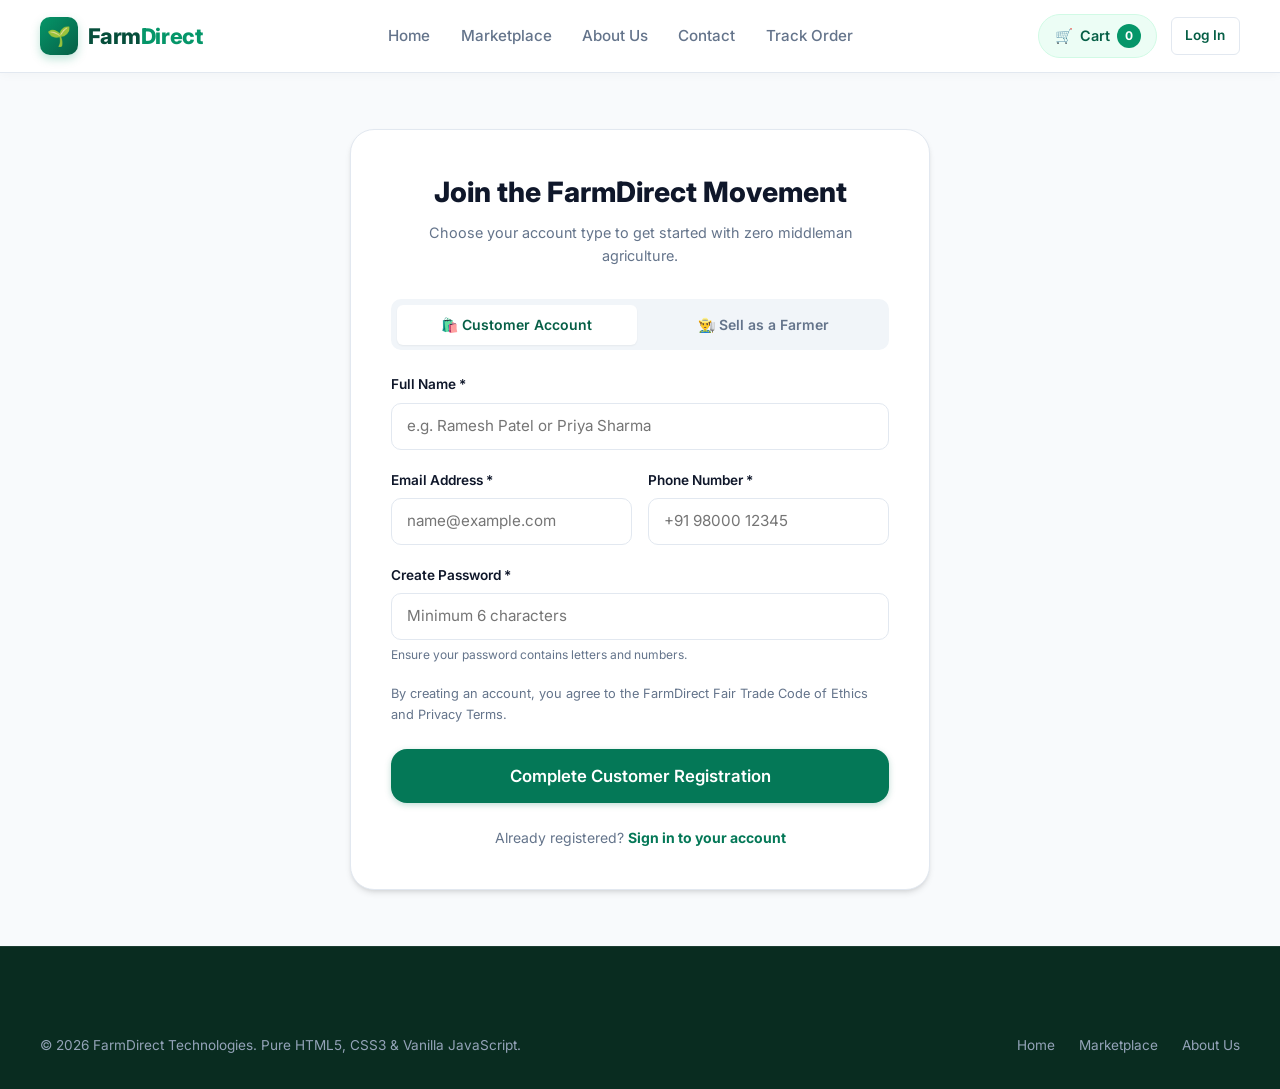
<file: register.html>
<!DOCTYPE html>
<html lang="en">
<head>
  <meta charset="UTF-8">
  <meta name="viewport" content="width=device-width, initial-scale=1.0">
  <title>Create an Account — FarmDirect</title>
  <meta name="description" content="Join FarmDirect as a conscious customer or register as a farmer to sell directly without middleman cuts.">
  <link rel="stylesheet" href="style.css">
  <link rel="preconnect" href="https://fonts.googleapis.com">
  <link rel="preconnect" href="https://fonts.gstatic.com" crossorigin>
  <link href="https://fonts.googleapis.com/css2?family=Inter:wght@400;500;600;700;800&display=swap" rel="stylesheet">
</head>
<body id="page-register">

  <!-- Header & Navigation -->
  <header class="site-header">
    <div class="container nav-container">
      <a href="index.html" class="brand-logo">
        <div class="brand-icon">🌱</div>
        <span>Farm<span class="accent">Direct</span></span>
      </a>

      <nav class="nav-links">
        <a href="index.html" class="nav-link">Home</a>
        <a href="marketplace.html" class="nav-link">Marketplace</a>
        <a href="about.html" class="nav-link">About Us</a>
        <a href="contact.html" class="nav-link">Contact</a>
        <a href="track-order.html" class="nav-link">Track Order</a>
      </nav>

      <div class="nav-actions">
        <a href="cart.html" class="cart-btn" aria-label="View Shopping Cart">
          <span>🛒</span>
          <span>Cart</span>
          <span class="cart-count">0</span>
        </a>
        <a href="login.html" class="btn btn-sm btn-secondary">Log In</a>
      </div>
    </div>
  </header>

  <main class="container">
    <div class="auth-wrapper" style="max-width: 580px;">
      <div class="auth-header">
        <h2>Join the FarmDirect Movement</h2>
        <p>Choose your account type to get started with zero middleman agriculture.</p>
      </div>

      <!-- Role Selector Tabs -->
      <div class="role-tabs">
        <button type="button" class="role-tab-btn active" id="tab-btn-customer" data-auth-role="customer" onclick="setRegisterRole('customer')">
          🛍️ Customer Account
        </button>
        <button type="button" class="role-tab-btn" id="tab-btn-farmer" data-auth-role="farmer" onclick="setRegisterRole('farmer')">
          👨‍🌾 Sell as a Farmer
        </button>
      </div>

      <!-- Registration Form -->
      <form onsubmit="handleRegisterForm(event)">
        <div class="form-group">
          <label class="form-label" for="reg-name">Full Name *</label>
          <input type="text" id="reg-name" class="form-control" required placeholder="e.g. Ramesh Patel or Priya Sharma">
        </div>

        <div style="display: grid; grid-template-columns: 1fr 1fr; gap: 1rem;">
          <div class="form-group">
            <label class="form-label" for="reg-email">Email Address *</label>
            <input type="email" id="reg-email" class="form-control" required placeholder="name@example.com">
          </div>
          <div class="form-group">
            <label class="form-label" for="reg-phone">Phone Number *</label>
            <input type="tel" id="reg-phone" class="form-control" required placeholder="+91 98000 12345">
          </div>
        </div>

        <!-- Extra Fields for Farmer Role Only -->
        <div id="farmer-fields" style="display: none; background: var(--primary-50); border: 1px solid var(--primary-200); border-radius: var(--radius-md); padding: 1.25rem; margin-bottom: 1.25rem;">
          <h4 style="font-size: 0.95rem; font-weight: 700; color: var(--primary-900); margin-bottom: 0.85rem;">
            🌾 Farm & Production Details
          </h4>

          <div class="form-group">
            <label class="form-label" for="reg-farm-name">Farm / Orchard Name *</label>
            <input type="text" id="reg-farm-name" class="form-control" placeholder="e.g. Sahyadri Organic Orchards">
          </div>

          <div style="display: grid; grid-template-columns: 1fr 1fr; gap: 1rem;">
            <div class="form-group">
              <label class="form-label" for="reg-farm-location">Village & District *</label>
              <input type="text" id="reg-farm-location" class="form-control" placeholder="e.g. Nashik, Maharashtra">
            </div>
            <div class="form-group">
              <label class="form-label" for="reg-farm-size">Farm Land Size</label>
              <input type="text" id="reg-farm-size" class="form-control" placeholder="e.g. 8 Acres">
            </div>
          </div>

          <div class="form-group">
            <label class="form-label" for="reg-crops">Primary Crop Specializations *</label>
            <input type="text" id="reg-crops" class="form-control" placeholder="e.g. Heirloom Tomatoes, Alphonso Mango, Wheat">
          </div>

          <div class="form-group" style="margin-bottom: 0;">
            <label class="form-label" for="reg-cert">Farming Method / Certification</label>
            <select id="reg-cert" class="form-control">
              <option>100% Certified Organic (NPOP / Jaivik Bharat)</option>
              <option>Natural / Zero Budget Chemical Free</option>
              <option>Hydroponic / Protected Farming</option>
              <option>Traditional Rainfed Sustainable</option>
            </select>
          </div>
        </div>

        <div class="form-group">
          <label class="form-label" for="reg-password">Create Password *</label>
          <input type="password" id="reg-password" class="form-control" required placeholder="Minimum 6 characters">
          <div class="form-help">Ensure your password contains letters and numbers.</div>
        </div>

        <div style="font-size: 0.8rem; color: var(--text-muted); margin-bottom: 1.5rem;">
          By creating an account, you agree to the FarmDirect Fair Trade Code of Ethics and Privacy Terms.
        </div>

        <button type="submit" id="reg-submit-btn" class="btn btn-primary btn-block btn-lg">
          Complete Customer Registration
        </button>
      </form>

      <div style="text-align: center; margin-top: 1.5rem; font-size: 0.875rem; color: var(--text-muted);">
        Already registered?
        <a href="login.html" style="color: var(--primary-700); font-weight: 700;">Sign in to your account</a>
      </div>
    </div>
  </main>

  <!-- Site Footer -->
  <footer class="site-footer">
    <div class="container footer-bottom" style="border: none; padding-top: 1rem;">
      <div>© 2026 FarmDirect Technologies. Pure HTML5, CSS3 & Vanilla JavaScript.</div>
      <div style="display: flex; gap: 1.5rem;">
        <a href="index.html">Home</a>
        <a href="marketplace.html">Marketplace</a>
        <a href="about.html">About Us</a>
      </div>
    </div>
  </footer>

  <script src="script.js"></script>
  <script>
    function setRegisterRole(role) {
      const tabs = document.querySelectorAll('.role-tab-btn');
      tabs.forEach(t => t.classList.remove('active'));

      const farmerFields = document.getElementById('farmer-fields');
      const submitBtn = document.getElementById('reg-submit-btn');

      if (role === 'farmer') {
        document.getElementById('tab-btn-farmer').classList.add('active');
        farmerFields.style.display = 'block';
        submitBtn.textContent = 'Register Farm & Open Grower Dashboard';
      } else {
        document.getElementById('tab-btn-customer').classList.add('active');
        farmerFields.style.display = 'none';
        submitBtn.textContent = 'Complete Customer Registration';
      }
    }

    // Auto-detect role from URL params (e.g. register.html?role=farmer)
    document.addEventListener("DOMContentLoaded", () => {
      const urlParams = new URLSearchParams(window.location.search);
      if (urlParams.get("role") === "farmer") {
        setRegisterRole("farmer");
      }
    });
  </script>
</body>
</html>
</file>
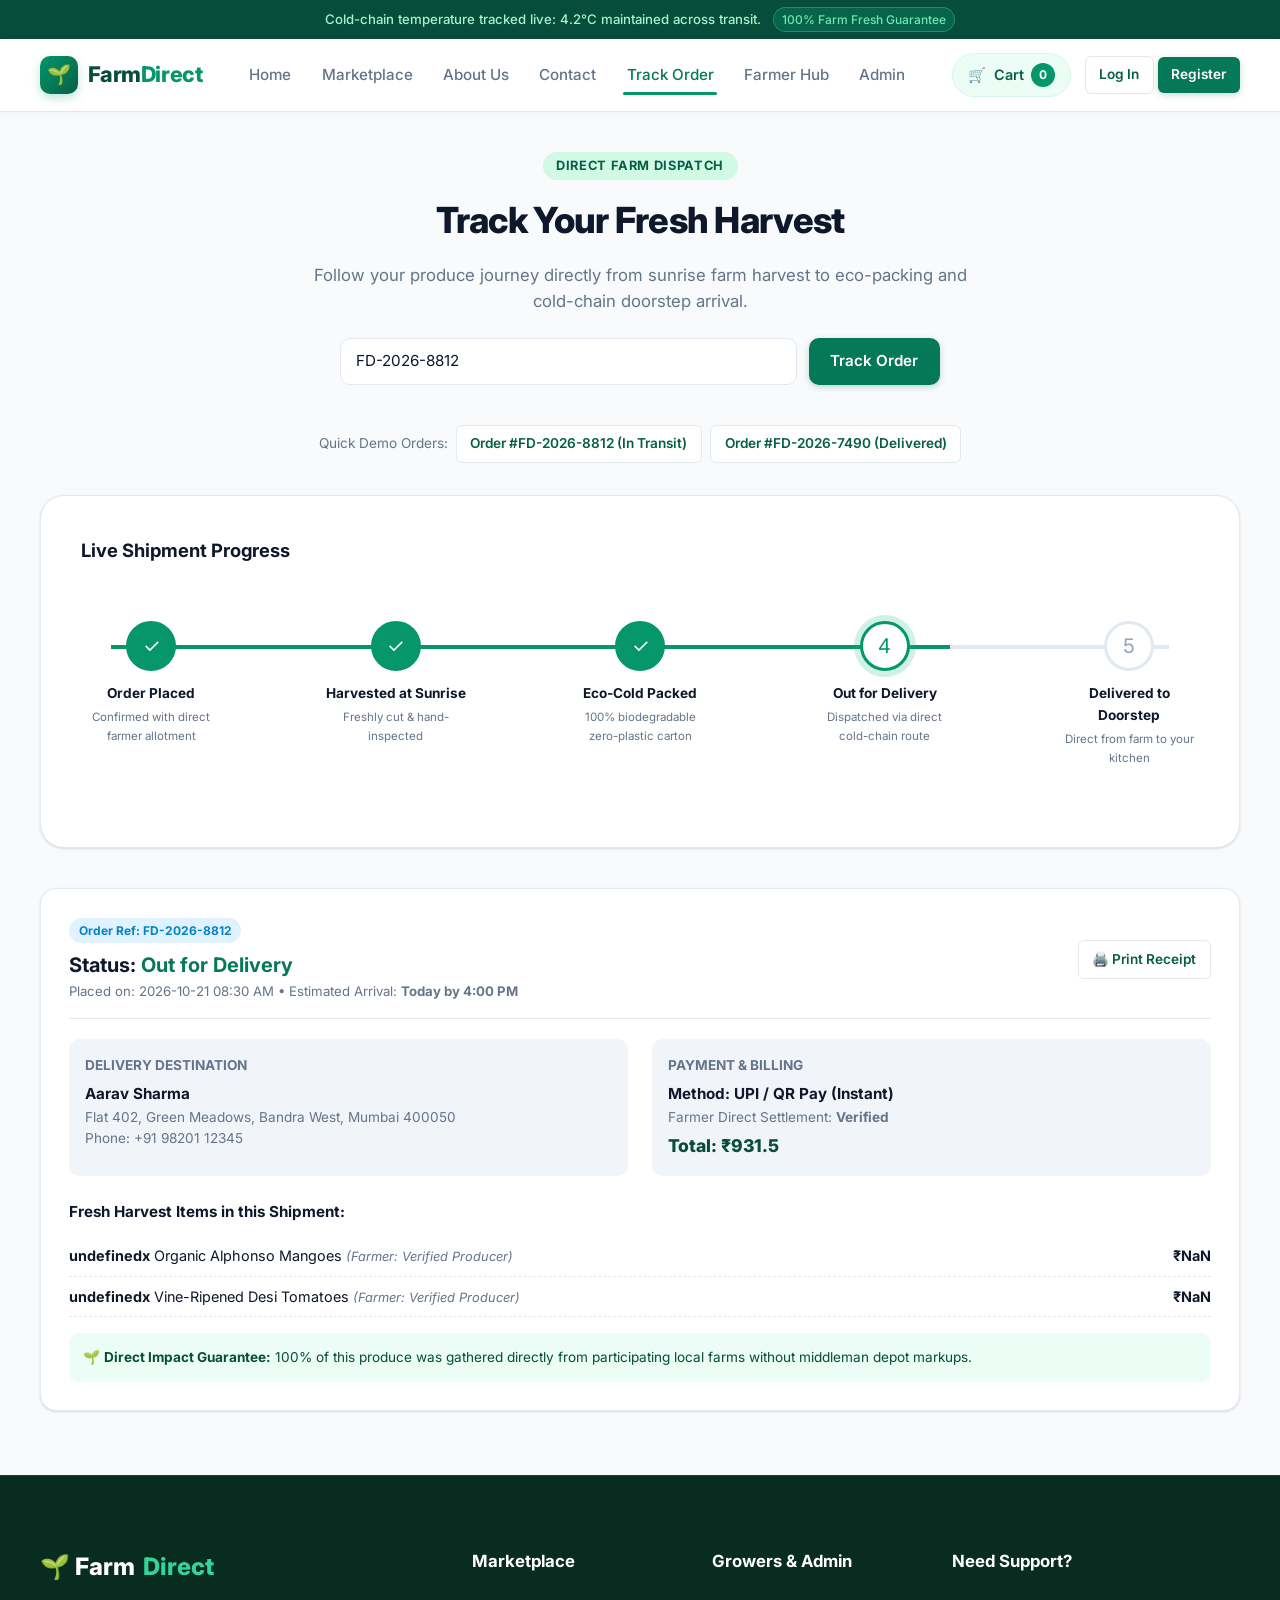
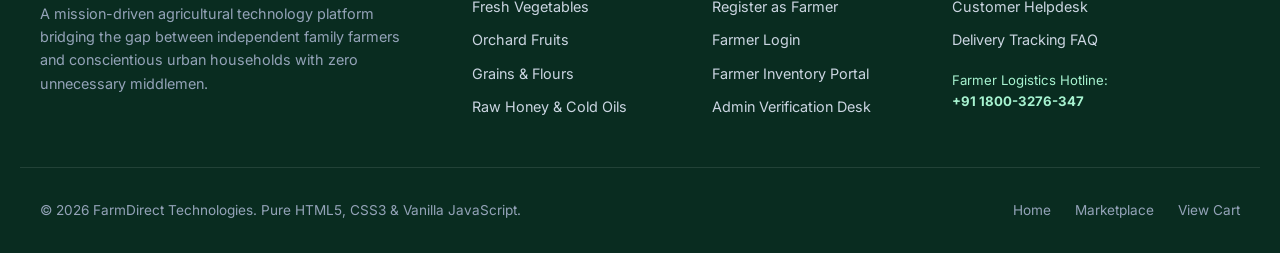
<file: track-order.html>
<!DOCTYPE html>
<html lang="en">
<head>
  <meta charset="UTF-8">
  <meta name="viewport" content="width=device-width, initial-scale=1.0">
  <title>Live Harvest Order Tracking — FarmDirect</title>
  <meta name="description" content="Track your fresh farm harvest order from morning field plucking to your doorstep in real time.">
  <link rel="stylesheet" href="style.css">
  <link rel="preconnect" href="https://fonts.googleapis.com">
  <link rel="preconnect" href="https://fonts.gstatic.com" crossorigin>
  <link href="https://fonts.googleapis.com/css2?family=Inter:wght@400;500;600;700;800&display=swap" rel="stylesheet">
</head>
<body id="page-track">

  <!-- Top Announcement Bar -->
  <div class="top-bar">
    <span>Cold-chain temperature tracked live: 4.2°C maintained across transit.</span>
    <span class="highlight-badge">100% Farm Fresh Guarantee</span>
  </div>

  <!-- Header & Navigation -->
  <header class="site-header">
    <div class="container nav-container">
      <a href="index.html" class="brand-logo">
        <div class="brand-icon">🌱</div>
        <span>Farm<span class="accent">Direct</span></span>
      </a>

      <nav class="nav-links">
        <a href="index.html" class="nav-link">Home</a>
        <a href="marketplace.html" class="nav-link">Marketplace</a>
        <a href="about.html" class="nav-link">About Us</a>
        <a href="contact.html" class="nav-link">Contact</a>
        <a href="track-order.html" class="nav-link active">Track Order</a>
        <a href="farmer-dashboard.html" class="nav-link" title="Farmer Inventory Portal">Farmer Hub</a>
        <a href="admin-dashboard.html" class="nav-link" title="Marketplace Management">Admin</a>
      </nav>

      <div class="nav-actions">
        <a href="cart.html" class="cart-btn" aria-label="View Shopping Cart">
          <span>🛒</span>
          <span>Cart</span>
          <span class="cart-count">0</span>
        </a>

        <div class="auth-nav-slot">
          <a href="login.html" class="btn btn-sm btn-secondary">Log In</a>
          <a href="register.html" class="btn btn-sm btn-primary">Register</a>
        </div>

        <button class="mobile-toggle" aria-label="Toggle Navigation Menu">☰</button>
      </div>
    </div>
  </header>

  <main class="container" style="padding-top: 2.5rem; padding-bottom: 4rem;">
    <div class="section-head" style="margin-bottom: 2rem;">
      <span class="section-tag">Direct Farm Dispatch</span>
      <h1 class="section-title">Track Your Fresh Harvest</h1>
      <p class="section-subtitle">
        Follow your produce journey directly from sunrise farm harvest to eco-packing and cold-chain doorstep arrival.
      </p>

      <!-- Order ID Search Bar -->
      <div class="track-search-bar">
        <input type="text" id="track-order-input" class="form-control" placeholder="Enter FarmDirect Order ID (e.g. FD-2026-8812)" value="FD-2026-8812">
        <button id="track-search-btn" class="btn btn-primary">Track Order</button>
      </div>

      <div style="font-size: 0.85rem; color: var(--text-muted); display: flex; justify-content: center; align-items: center; gap: 0.5rem; flex-wrap: wrap;">
        <span>Quick Demo Orders:</span>
        <button class="btn btn-sm btn-secondary" onclick="trackOrderById('FD-2026-8812')">Order #FD-2026-8812 (In Transit)</button>
        <button class="btn btn-sm btn-secondary" onclick="trackOrderById('FD-2026-7490')">Order #FD-2026-7490 (Delivered)</button>
      </div>
    </div>

    <!-- Live Stepper Container -->
    <div class="track-order-card">
      <h3 style="font-size: 1.15rem; font-weight: 700; margin-bottom: 1rem; color: var(--text-main);">Live Shipment Progress</h3>

      <div class="tracking-timeline" id="timeline-steps-wrap">
        <!-- Populated dynamically via script.js -->
      </div>
    </div>

    <!-- Detailed Order Information Card -->
    <div id="order-details-display">
      <!-- Populated dynamically via script.js -->
    </div>
  </main>

  <!-- Site Footer -->
  <footer class="site-footer">
    <div class="container footer-grid">
      <div class="footer-brand">
        <h3>🌱 Farm<span style="color: #34d399;">Direct</span></h3>
        <p>A mission-driven agricultural technology platform bridging the gap between independent family farmers and conscientious urban households with zero unnecessary middlemen.</p>
      </div>

      <div class="footer-col">
        <h4>Marketplace</h4>
        <div class="footer-links">
          <a href="marketplace.html?cat=vegetables">Fresh Vegetables</a>
          <a href="marketplace.html?cat=fruits">Orchard Fruits</a>
          <a href="marketplace.html?cat=grains">Grains & Flours</a>
          <a href="marketplace.html?cat=honey-oils">Raw Honey & Cold Oils</a>
        </div>
      </div>

      <div class="footer-col">
        <h4>Growers & Admin</h4>
        <div class="footer-links">
          <a href="register.html?role=farmer">Register as Farmer</a>
          <a href="login.html">Farmer Login</a>
          <a href="farmer-dashboard.html">Farmer Inventory Portal</a>
          <a href="admin-dashboard.html">Admin Verification Desk</a>
        </div>
      </div>

      <div class="footer-col">
        <h4>Need Support?</h4>
        <div class="footer-links">
          <a href="contact.html">Customer Helpdesk</a>
          <a href="contact.html#faq">Delivery Tracking FAQ</a>
          <span style="font-size: 0.825rem; color: #a7f3d0; margin-top: 0.5rem; display: block;">Farmer Logistics Hotline:<br><strong>+91 1800-3276-347</strong></span>
        </div>
      </div>
    </div>

    <div class="container footer-bottom">
      <div>© 2026 FarmDirect Technologies. Pure HTML5, CSS3 & Vanilla JavaScript.</div>
      <div style="display: flex; gap: 1.5rem;">
        <a href="index.html">Home</a>
        <a href="marketplace.html">Marketplace</a>
        <a href="cart.html">View Cart</a>
      </div>
    </div>
  </footer>

  <script src="script.js"></script>
</body>
</html>
</file>
<file: style.css>
/* ===================================================================
   FarmDirect — Farmer-to-Customer Marketplace
   Modern, Clean Green-and-White Theme Stylesheet
   Pure CSS3 with Responsive Grid, Flexbox, & Variables
   =================================================================== */

:root {
  /* Brand Green Palette */
  --primary-900: #064e3b;
  --primary-800: #065f46;
  --primary-700: #047857;
  --primary-600: #059669;
  --primary-500: #10b981;
  --primary-400: #34d399;
  --primary-100: #d1fae5;
  --primary-50:  #ecfdf5;

  /* Accent & Harvest Tones */
  --accent-amber: #f59e0b;
  --accent-amber-light: #fef3c7;
  --accent-earth: #78350f;
  --accent-gold: #d97706;

  /* Neutrals */
  --bg-main: #f8fafc;
  --surface: #ffffff;
  --surface-alt: #f1f5f9;
  --border-light: #e2e8f0;
  --border-focus: #10b981;
  --text-main: #0f172a;
  --text-muted: #64748b;
  --text-light: #94a3b8;

  /* Status Colors */
  --success: #16a34a;
  --success-bg: #dcfce7;
  --warning: #d97706;
  --warning-bg: #fef3c7;
  --danger: #dc2626;
  --danger-bg: #fee2e2;
  --info: #0284c7;
  --info-bg: #e0f2fe;

  /* Shadows & Radius */
  --shadow-xs: 0 1px 2px 0 rgba(0, 0, 0, 0.05);
  --shadow-sm: 0 1px 3px 0 rgba(0, 0, 0, 0.1), 0 1px 2px -1px rgba(0, 0, 0, 0.1);
  --shadow-md: 0 4px 6px -1px rgba(0, 0, 0, 0.1), 0 2px 4px -2px rgba(0, 0, 0, 0.1);
  --shadow-lg: 0 10px 15px -3px rgba(0, 0, 0, 0.1), 0 4px 6px -4px rgba(0, 0, 0, 0.1);
  --shadow-xl: 0 20px 25px -5px rgba(0, 0, 0, 0.1), 0 8px 10px -6px rgba(0, 0, 0, 0.1);

  --radius-sm: 6px;
  --radius-md: 10px;
  --radius-lg: 16px;
  --radius-xl: 24px;
  --radius-full: 9999px;

  --transition-fast: 0.18s ease;
  --transition-normal: 0.28s ease;
  --container-max: 1240px;
}

/* Base Reset & Typography */
*, *::before, *::after {
  box-sizing: border-box;
  margin: 0;
  padding: 0;
}

html {
  scroll-behavior: smooth;
  font-size: 16px;
}

body {
  font-family: 'Inter', -apple-system, BlinkMacSystemFont, 'Segoe UI', Roboto, Helvetica, Arial, sans-serif;
  background-color: var(--bg-main);
  color: var(--text-main);
  line-height: 1.6;
  min-height: 100vh;
  display: flex;
  flex-direction: column;
}

main {
  flex: 1 0 auto;
}

a {
  color: inherit;
  text-decoration: none;
  transition: color var(--transition-fast);
}

img {
  max-width: 100%;
  height: auto;
  display: block;
}

input, button, select, textarea {
  font: inherit;
  color: inherit;
}

button {
  cursor: pointer;
  border: none;
  background: none;
}

ul, ol {
  list-style: none;
}

/* Layout Container */
.container {
  width: 100%;
  max-width: var(--container-max);
  margin-left: auto;
  margin-right: auto;
  padding-left: 1.25rem;
  padding-right: 1.25rem;
}

/* Top Announcement Banner */
.top-bar {
  background: var(--primary-900);
  color: #a7f3d0;
  font-size: 0.825rem;
  padding: 0.45rem 1rem;
  text-align: center;
  font-weight: 500;
  display: flex;
  justify-content: center;
  align-items: center;
  gap: 0.75rem;
}

.top-bar strong {
  color: #ffffff;
}

.top-bar .highlight-badge {
  background: rgba(16, 185, 129, 0.2);
  border: 1px solid rgba(52, 211, 153, 0.4);
  color: #6ee7b7;
  padding: 0.1rem 0.5rem;
  border-radius: var(--radius-full);
  font-size: 0.75rem;
}

/* Header & Navigation Bar */
.site-header {
  background: var(--surface);
  position: sticky;
  top: 0;
  z-index: 1000;
  border-bottom: 1px solid var(--border-light);
  box-shadow: 0 2px 10px rgba(0, 0, 0, 0.03);
}

.nav-container {
  display: flex;
  align-items: center;
  justify-content: space-between;
  height: 72px;
}

.brand-logo {
  display: flex;
  align-items: center;
  gap: 0.6rem;
  font-weight: 800;
  font-size: 1.35rem;
  color: var(--primary-900);
  letter-spacing: -0.02em;
}

.brand-icon {
  width: 38px;
  height: 38px;
  background: linear-gradient(135deg, var(--primary-600), var(--primary-800));
  border-radius: var(--radius-md);
  display: flex;
  align-items: center;
  justify-content: center;
  color: #ffffff;
  font-size: 1.2rem;
  box-shadow: 0 4px 10px rgba(5, 150, 105, 0.25);
}

.brand-logo span.accent {
  color: var(--primary-600);
}

.nav-links {
  display: flex;
  align-items: center;
  gap: 1.5rem;
}

.nav-link {
  font-weight: 500;
  font-size: 0.95rem;
  color: var(--text-muted);
  padding: 0.5rem 0.2rem;
  position: relative;
  transition: color var(--transition-fast);
}

.nav-link:hover,
.nav-link.active {
  color: var(--primary-700);
}

.nav-link.active::after {
  content: '';
  position: absolute;
  bottom: 0;
  left: 0;
  right: 0;
  height: 2.5px;
  background: var(--primary-600);
  border-radius: var(--radius-full);
}

.nav-actions {
  display: flex;
  align-items: center;
  gap: 0.85rem;
}

.cart-btn {
  position: relative;
  display: flex;
  align-items: center;
  gap: 0.45rem;
  padding: 0.55rem 0.95rem;
  background: var(--primary-50);
  border: 1px solid var(--primary-100);
  border-radius: var(--radius-full);
  color: var(--primary-800);
  font-weight: 600;
  font-size: 0.9rem;
  transition: all var(--transition-fast);
}

.cart-btn:hover {
  background: #dcfce7;
  transform: translateY(-1px);
}

.cart-count {
  background: var(--primary-600);
  color: #ffffff;
  font-size: 0.75rem;
  font-weight: 700;
  padding: 0.15rem 0.5rem;
  border-radius: var(--radius-full);
  min-width: 20px;
  text-align: center;
}

/* User Profile & Auth in Nav */
.user-menu {
  display: flex;
  align-items: center;
  gap: 0.5rem;
}

.user-avatar-badge {
  display: flex;
  align-items: center;
  gap: 0.5rem;
  padding: 0.4rem 0.8rem;
  background: var(--surface-alt);
  border-radius: var(--radius-full);
  font-size: 0.85rem;
  font-weight: 600;
  color: var(--text-main);
  border: 1px solid var(--border-light);
}

.user-avatar-badge .avatar-icon {
  width: 26px;
  height: 26px;
  border-radius: 50%;
  background: var(--primary-600);
  color: #fff;
  display: flex;
  align-items: center;
  justify-content: center;
  font-size: 0.75rem;
}

.role-tag {
  font-size: 0.7rem;
  text-transform: uppercase;
  letter-spacing: 0.04em;
  padding: 0.1rem 0.4rem;
  border-radius: var(--radius-sm);
  background: var(--primary-100);
  color: var(--primary-800);
  font-weight: 700;
}

.role-tag.farmer {
  background: #fef3c7;
  color: #92400e;
}

.role-tag.admin {
  background: #e0f2fe;
  color: #0369a1;
}

/* Mobile Nav Toggle */
.mobile-toggle {
  display: none;
  font-size: 1.5rem;
  color: var(--text-main);
  padding: 0.4rem;
}

/* Buttons */
.btn {
  display: inline-flex;
  align-items: center;
  justify-content: center;
  gap: 0.5rem;
  font-weight: 600;
  font-size: 0.95rem;
  padding: 0.65rem 1.35rem;
  border-radius: var(--radius-md);
  transition: all var(--transition-fast);
  white-space: nowrap;
}

.btn-primary {
  background: var(--primary-700);
  color: #ffffff;
  box-shadow: 0 2px 6px rgba(4, 120, 87, 0.25);
}

.btn-primary:hover {
  background: var(--primary-800);
  transform: translateY(-1px);
  box-shadow: 0 4px 12px rgba(4, 120, 87, 0.35);
}

.btn-secondary {
  background: var(--surface);
  color: var(--primary-800);
  border: 1px solid var(--border-light);
}

.btn-secondary:hover {
  background: var(--surface-alt);
  border-color: var(--primary-400);
}

.btn-outline-white {
  background: transparent;
  color: #ffffff;
  border: 1.5px solid rgba(255, 255, 255, 0.7);
}

.btn-outline-white:hover {
  background: rgba(255, 255, 255, 0.12);
  border-color: #ffffff;
}

.btn-accent {
  background: var(--accent-amber);
  color: #ffffff;
  font-weight: 700;
}

.btn-accent:hover {
  background: var(--accent-gold);
  transform: translateY(-1px);
}

.btn-sm {
  padding: 0.45rem 0.85rem;
  font-size: 0.85rem;
  border-radius: var(--radius-sm);
}

.btn-lg {
  padding: 0.85rem 1.85rem;
  font-size: 1.05rem;
  border-radius: var(--radius-lg);
}

.btn-block {
  width: 100%;
}

/* Hero Section */
.hero-section {
  background: linear-gradient(135deg, #064e3b 0%, #065f46 45%, #047857 100%);
  color: #ffffff;
  padding: 5rem 0 4.5rem;
  position: relative;
  overflow: hidden;
}

.hero-section::before {
  content: '';
  position: absolute;
  top: 0;
  left: 0;
  right: 0;
  bottom: 0;
  background-image: radial-gradient(circle at 15% 20%, rgba(52, 211, 153, 0.15) 0%, transparent 40%),
                    radial-gradient(circle at 85% 80%, rgba(245, 158, 11, 0.12) 0%, transparent 45%);
  pointer-events: none;
}

.hero-grid {
  display: grid;
  grid-template-columns: 1.15fr 0.85fr;
  gap: 3rem;
  align-items: center;
  position: relative;
  z-index: 2;
}

.hero-pill {
  display: inline-flex;
  align-items: center;
  gap: 0.5rem;
  background: rgba(255, 255, 255, 0.12);
  border: 1px solid rgba(255, 255, 255, 0.25);
  backdrop-filter: blur(8px);
  padding: 0.35rem 1rem;
  border-radius: var(--radius-full);
  font-size: 0.85rem;
  font-weight: 600;
  margin-bottom: 1.25rem;
  color: #a7f3d0;
}

.hero-title {
  font-size: 3.25rem;
  line-height: 1.15;
  font-weight: 800;
  letter-spacing: -0.03em;
  margin-bottom: 1.25rem;
}

.hero-title span.highlight {
  color: #6ee7b7;
  position: relative;
}

.hero-desc {
  font-size: 1.15rem;
  color: #e2e8f0;
  line-height: 1.6;
  margin-bottom: 2rem;
  max-width: 580px;
}

/* Hero Search Bar */
.hero-search-wrapper {
  background: var(--surface);
  padding: 0.45rem;
  border-radius: var(--radius-lg);
  display: flex;
  align-items: center;
  box-shadow: 0 15px 35px rgba(0, 0, 0, 0.25);
  max-width: 560px;
  margin-bottom: 1.5rem;
}

.hero-search-icon {
  padding-left: 1rem;
  padding-right: 0.5rem;
  color: var(--text-muted);
  font-size: 1.1rem;
}

.hero-search-input {
  flex: 1;
  border: none;
  outline: none;
  padding: 0.75rem 0.5rem;
  font-size: 0.95rem;
  color: var(--text-main);
  background: transparent;
}

.hero-search-btn {
  background: var(--primary-700);
  color: #ffffff;
  padding: 0.75rem 1.4rem;
  border-radius: var(--radius-md);
  font-weight: 600;
  font-size: 0.95rem;
  transition: background var(--transition-fast);
}

.hero-search-btn:hover {
  background: var(--primary-800);
}

.hero-quick-tags {
  display: flex;
  align-items: center;
  gap: 0.5rem;
  flex-wrap: wrap;
  font-size: 0.825rem;
  color: #cbd5e1;
  margin-bottom: 2rem;
}

.hero-quick-tags .tag {
  background: rgba(255, 255, 255, 0.1);
  border: 1px solid rgba(255, 255, 255, 0.15);
  padding: 0.2rem 0.6rem;
  border-radius: var(--radius-full);
  color: #ffffff;
  transition: all var(--transition-fast);
}

.hero-quick-tags .tag:hover {
  background: rgba(255, 255, 255, 0.25);
}

.hero-cta-buttons {
  display: flex;
  align-items: center;
  gap: 1rem;
  flex-wrap: wrap;
}

/* Hero Visual & Floating Cards */
.hero-visual-card {
  position: relative;
}

.hero-main-img-box {
  border-radius: var(--radius-xl);
  overflow: hidden;
  box-shadow: 0 25px 50px -12px rgba(0, 0, 0, 0.35);
  border: 4px solid rgba(255, 255, 255, 0.2);
  position: relative;
  height: 420px;
}

.hero-main-img-box img {
  width: 100%;
  height: 100%;
  object-fit: cover;
}

.floating-badge {
  position: absolute;
  background: var(--surface);
  color: var(--text-main);
  border-radius: var(--radius-lg);
  padding: 0.85rem 1.15rem;
  box-shadow: var(--shadow-xl);
  display: flex;
  align-items: center;
  gap: 0.85rem;
  animation: float 4s ease-in-out infinite;
}

.floating-badge.badge-top {
  top: -20px;
  right: -15px;
}

.floating-badge.badge-bottom {
  bottom: -20px;
  left: -20px;
  animation-delay: 2s;
}

@keyframes float {
  0%, 100% { transform: translateY(0px); }
  50% { transform: translateY(-8px); }
}

.floating-badge .icon-box {
  width: 44px;
  height: 44px;
  border-radius: var(--radius-md);
  display: flex;
  align-items: center;
  justify-content: center;
  font-size: 1.3rem;
}

.floating-badge .icon-box.green {
  background: var(--primary-100);
  color: var(--primary-800);
}

.floating-badge .icon-box.gold {
  background: var(--accent-amber-light);
  color: var(--accent-earth);
}

.floating-badge h4 {
  font-size: 0.95rem;
  font-weight: 700;
  line-height: 1.2;
}

.floating-badge p {
  font-size: 0.78rem;
  color: var(--text-muted);
}

/* Trust / Feature Strip */
.trust-strip {
  background: var(--surface);
  border-bottom: 1px solid var(--border-light);
  padding: 1.5rem 0;
}

.trust-grid {
  display: grid;
  grid-template-columns: repeat(4, 1fr);
  gap: 1.5rem;
}

.trust-item {
  display: flex;
  align-items: center;
  gap: 1rem;
}

.trust-icon {
  width: 48px;
  height: 48px;
  background: var(--primary-50);
  border: 1px solid var(--primary-100);
  border-radius: var(--radius-md);
  display: flex;
  align-items: center;
  justify-content: center;
  font-size: 1.35rem;
  color: var(--primary-700);
  flex-shrink: 0;
}

.trust-item h4 {
  font-size: 0.95rem;
  font-weight: 700;
  color: var(--text-main);
  margin-bottom: 0.15rem;
}

.trust-item p {
  font-size: 0.8rem;
  color: var(--text-muted);
  line-height: 1.3;
}

/* Section Header Styles */
.section {
  padding: 4.5rem 0;
}

.section-alt {
  background: var(--surface-alt);
}

.section-head {
  text-align: center;
  max-width: 680px;
  margin: 0 auto 3rem;
}

.section-tag {
  display: inline-block;
  background: var(--primary-100);
  color: var(--primary-800);
  font-size: 0.8rem;
  font-weight: 700;
  text-transform: uppercase;
  letter-spacing: 0.05em;
  padding: 0.25rem 0.85rem;
  border-radius: var(--radius-full);
  margin-bottom: 0.75rem;
}

.section-title {
  font-size: 2.25rem;
  font-weight: 800;
  letter-spacing: -0.02em;
  color: var(--text-main);
  margin-bottom: 0.85rem;
}

.section-subtitle {
  font-size: 1.05rem;
  color: var(--text-muted);
  line-height: 1.5;
}

/* Category Grid */
.categories-grid {
  display: grid;
  grid-template-columns: repeat(4, 1fr);
  gap: 1.5rem;
}

.category-card {
  background: var(--surface);
  border: 1px solid var(--border-light);
  border-radius: var(--radius-lg);
  padding: 2rem 1.5rem;
  text-align: center;
  transition: all var(--transition-normal);
  display: flex;
  flex-direction: column;
  align-items: center;
  box-shadow: var(--shadow-sm);
  position: relative;
  overflow: hidden;
}

.category-card:hover {
  transform: translateY(-6px);
  box-shadow: var(--shadow-lg);
  border-color: var(--primary-400);
}

.category-icon-bubble {
  width: 72px;
  height: 72px;
  border-radius: 50%;
  background: var(--primary-50);
  border: 2px solid var(--primary-100);
  display: flex;
  align-items: center;
  justify-content: center;
  font-size: 2.2rem;
  margin-bottom: 1.25rem;
  transition: transform var(--transition-fast);
}

.category-card:hover .category-icon-bubble {
  transform: scale(1.1);
  background: #dcfce7;
}

.category-title {
  font-size: 1.15rem;
  font-weight: 700;
  margin-bottom: 0.4rem;
  color: var(--text-main);
}

.category-count {
  font-size: 0.825rem;
  color: var(--text-muted);
  margin-bottom: 1.2rem;
}

.category-card .category-link {
  font-size: 0.85rem;
  font-weight: 600;
  color: var(--primary-700);
  display: inline-flex;
  align-items: center;
  gap: 0.35rem;
}

.category-card .category-link:hover {
  color: var(--primary-900);
  text-decoration: underline;
}

/* Product Cards & Grid */
.products-grid {
  display: grid;
  grid-template-columns: repeat(auto-fill, minmax(280px, 1fr));
  gap: 1.75rem;
}

.product-card {
  background: var(--surface);
  border: 1px solid var(--border-light);
  border-radius: var(--radius-lg);
  overflow: hidden;
  box-shadow: var(--shadow-sm);
  transition: all var(--transition-normal);
  display: flex;
  flex-direction: column;
}

.product-card:hover {
  transform: translateY(-5px);
  box-shadow: var(--shadow-lg);
  border-color: #cbd5e1;
}

.product-media {
  position: relative;
  height: 200px;
  background: #f1f5f9;
  overflow: hidden;
}

.product-img {
  width: 100%;
  height: 100%;
  object-fit: cover;
  transition: transform 0.4s ease;
}

.product-card:hover .product-img {
  transform: scale(1.06);
}

.badge-tag {
  position: absolute;
  top: 12px;
  left: 12px;
  background: rgba(16, 185, 129, 0.95);
  color: #ffffff;
  font-size: 0.72rem;
  font-weight: 700;
  text-transform: uppercase;
  padding: 0.2rem 0.6rem;
  border-radius: var(--radius-full);
  letter-spacing: 0.03em;
  backdrop-filter: blur(4px);
  box-shadow: var(--shadow-xs);
}

.badge-tag.organic {
  background: rgba(5, 150, 105, 0.95);
}

.badge-tag.fresh {
  background: rgba(2, 132, 199, 0.95);
}

.badge-tag.bestseller {
  background: rgba(217, 119, 6, 0.95);
}

.harvest-pill {
  position: absolute;
  bottom: 10px;
  right: 12px;
  background: rgba(15, 23, 42, 0.75);
  color: #f8fafc;
  font-size: 0.7rem;
  padding: 0.15rem 0.5rem;
  border-radius: var(--radius-full);
  backdrop-filter: blur(4px);
}

.product-body {
  padding: 1.25rem;
  display: flex;
  flex-direction: column;
  flex: 1;
}

.product-category {
  font-size: 0.75rem;
  font-weight: 700;
  text-transform: uppercase;
  color: var(--primary-700);
  letter-spacing: 0.04em;
  margin-bottom: 0.35rem;
}

.product-title {
  font-size: 1.1rem;
  font-weight: 700;
  color: var(--text-main);
  line-height: 1.35;
  margin-bottom: 0.5rem;
}

.farmer-badge {
  display: flex;
  align-items: center;
  gap: 0.5rem;
  background: var(--surface-alt);
  padding: 0.35rem 0.65rem;
  border-radius: var(--radius-md);
  margin-bottom: 0.85rem;
  font-size: 0.8rem;
  color: var(--text-muted);
}

.farmer-badge .farmer-icon {
  color: var(--primary-700);
}

.farmer-badge strong {
  color: var(--text-main);
}

.product-rating {
  display: flex;
  align-items: center;
  gap: 0.35rem;
  font-size: 0.825rem;
  color: var(--accent-amber);
  margin-bottom: 0.85rem;
}

.product-rating .rating-num {
  font-weight: 700;
  color: var(--text-main);
}

.product-rating .rating-count {
  color: var(--text-muted);
  font-size: 0.75rem;
}

.product-footer {
  margin-top: auto;
  display: flex;
  align-items: center;
  justify-content: space-between;
  padding-top: 0.85rem;
  border-top: 1px solid var(--border-light);
}

.price-box {
  display: flex;
  flex-direction: column;
}

.price-main {
  font-size: 1.25rem;
  font-weight: 800;
  color: var(--primary-900);
}

.price-unit {
  font-size: 0.75rem;
  color: var(--text-muted);
}

.add-cart-btn {
  background: var(--primary-50);
  color: var(--primary-800);
  border: 1px solid var(--primary-200);
  border-radius: var(--radius-md);
  padding: 0.5rem 0.85rem;
  font-size: 0.85rem;
  font-weight: 600;
  display: inline-flex;
  align-items: center;
  gap: 0.4rem;
  transition: all var(--transition-fast);
}

.add-cart-btn:hover {
  background: var(--primary-700);
  color: #ffffff;
  border-color: var(--primary-700);
}

/* How It Works Infographic */
.steps-grid {
  display: grid;
  grid-template-columns: repeat(4, 1fr);
  gap: 2rem;
  position: relative;
}

.step-card {
  background: var(--surface);
  border-radius: var(--radius-lg);
  padding: 2.25rem 1.5rem;
  border: 1px solid var(--border-light);
  box-shadow: var(--shadow-sm);
  position: relative;
  text-align: center;
}

.step-number {
  position: absolute;
  top: -15px;
  left: 50%;
  transform: translateX(-50%);
  width: 32px;
  height: 32px;
  background: var(--primary-700);
  color: #ffffff;
  border-radius: 50%;
  font-weight: 800;
  font-size: 0.85rem;
  display: flex;
  align-items: center;
  justify-content: center;
  box-shadow: 0 4px 8px rgba(4, 120, 87, 0.3);
}

.step-icon {
  font-size: 2.5rem;
  margin-bottom: 1rem;
}

.step-title {
  font-size: 1.15rem;
  font-weight: 700;
  margin-bottom: 0.6rem;
}

.step-desc {
  font-size: 0.875rem;
  color: var(--text-muted);
  line-height: 1.5;
}

/* Supply Chain Comparison */
.comparison-section {
  background: #ffffff;
  border-radius: var(--radius-xl);
  padding: 3rem;
  box-shadow: var(--shadow-sm);
  border: 1px solid var(--border-light);
  margin-top: 2rem;
}

.comparison-grid {
  display: grid;
  grid-template-columns: 1fr 1fr;
  gap: 2.5rem;
  margin-top: 2rem;
}

.comparison-box {
  padding: 2rem;
  border-radius: var(--radius-lg);
}

.comparison-box.traditional {
  background: #fef2f2;
  border: 1.5px dashed #f87171;
}

.comparison-box.farmdirect {
  background: var(--primary-50);
  border: 2px solid var(--primary-400);
}

.comparison-box h4 {
  font-size: 1.25rem;
  font-weight: 800;
  margin-bottom: 1rem;
  display: flex;
  align-items: center;
  gap: 0.5rem;
}

.comparison-box.traditional h4 { color: #991b1b; }
.comparison-box.farmdirect h4 { color: var(--primary-900); }

.chain-flow {
  display: flex;
  flex-direction: column;
  gap: 0.75rem;
  margin: 1.5rem 0;
}

.chain-step {
  display: flex;
  align-items: center;
  gap: 0.75rem;
  font-size: 0.9rem;
  font-weight: 500;
}

.chain-step .step-badge {
  padding: 0.2rem 0.6rem;
  border-radius: var(--radius-full);
  font-size: 0.75rem;
  font-weight: 700;
}

.comparison-box.traditional .step-badge {
  background: #fee2e2;
  color: #991b1b;
}

.comparison-box.farmdirect .step-badge {
  background: #d1fae5;
  color: #065f46;
}

/* Statistics Counter Bar */
.stats-section {
  background: linear-gradient(135deg, var(--primary-900), var(--primary-800));
  color: #ffffff;
  padding: 3.5rem 0;
}

.stats-grid {
  display: grid;
  grid-template-columns: repeat(4, 1fr);
  gap: 2rem;
  text-align: center;
}

.stat-item h3 {
  font-size: 2.75rem;
  font-weight: 800;
  color: #6ee7b7;
  letter-spacing: -0.03em;
  margin-bottom: 0.25rem;
}

.stat-item p {
  font-size: 0.95rem;
  color: #d1fae5;
  font-weight: 500;
}

/* Call to Action for Farmers */
.farmer-cta-banner {
  background: linear-gradient(135deg, #065f46, #047857);
  border-radius: var(--radius-xl);
  color: #ffffff;
  padding: 3.5rem 3rem;
  display: flex;
  align-items: center;
  justify-content: space-between;
  gap: 2rem;
  box-shadow: var(--shadow-xl);
  margin: 3rem 0;
}

.farmer-cta-content h2 {
  font-size: 2rem;
  font-weight: 800;
  margin-bottom: 0.75rem;
}

.farmer-cta-content p {
  color: #d1fae5;
  font-size: 1.05rem;
  max-width: 580px;
}

/* Testimonials */
.testimonials-grid {
  display: grid;
  grid-template-columns: repeat(3, 1fr);
  gap: 1.75rem;
}

.testimonial-card {
  background: var(--surface);
  border: 1px solid var(--border-light);
  border-radius: var(--radius-lg);
  padding: 2rem;
  box-shadow: var(--shadow-sm);
  display: flex;
  flex-direction: column;
}

.quote-icon {
  font-size: 2rem;
  color: var(--primary-300);
  margin-bottom: 0.5rem;
}

.testimonial-text {
  font-size: 0.95rem;
  color: var(--text-main);
  line-height: 1.6;
  margin-bottom: 1.5rem;
  flex: 1;
}

.testimonial-author {
  display: flex;
  align-items: center;
  gap: 0.85rem;
}

.author-avatar {
  width: 46px;
  height: 46px;
  border-radius: 50%;
  object-fit: cover;
  border: 2px solid var(--primary-400);
}

.author-info h4 {
  font-size: 0.95rem;
  font-weight: 700;
}

.author-info p {
  font-size: 0.78rem;
  color: var(--text-muted);
}

/* Marketplace Filter & Toolbar */
.marketplace-layout {
  display: grid;
  grid-template-columns: 280px 1fr;
  gap: 2rem;
  align-items: start;
  margin: 2rem 0 4rem;
}

.filter-sidebar {
  background: var(--surface);
  border: 1px solid var(--border-light);
  border-radius: var(--radius-lg);
  padding: 1.5rem;
  box-shadow: var(--shadow-sm);
  position: sticky;
  top: 90px;
}

.filter-header {
  display: flex;
  align-items: center;
  justify-content: space-between;
  padding-bottom: 1rem;
  border-bottom: 1px solid var(--border-light);
  margin-bottom: 1.25rem;
}

.filter-header h3 {
  font-size: 1.1rem;
  font-weight: 700;
}

.reset-filter-btn {
  font-size: 0.8rem;
  color: var(--primary-700);
  font-weight: 600;
}

.reset-filter-btn:hover {
  text-decoration: underline;
}

.filter-group {
  margin-bottom: 1.5rem;
  padding-bottom: 1.25rem;
  border-bottom: 1px solid var(--border-light);
}

.filter-group:last-child {
  border-bottom: none;
  margin-bottom: 0;
  padding-bottom: 0;
}

.filter-title {
  font-size: 0.9rem;
  font-weight: 700;
  margin-bottom: 0.85rem;
  color: var(--text-main);
  text-transform: uppercase;
  letter-spacing: 0.04em;
}

.filter-options {
  display: flex;
  flex-direction: column;
  gap: 0.6rem;
}

.filter-label {
  display: flex;
  align-items: center;
  justify-content: space-between;
  font-size: 0.875rem;
  color: var(--text-main);
  cursor: pointer;
}

.filter-label input[type="checkbox"],
.filter-label input[type="radio"] {
  accent-color: var(--primary-600);
  margin-right: 0.5rem;
  width: 16px;
  height: 16px;
}

.filter-label span.count {
  font-size: 0.75rem;
  color: var(--text-muted);
  background: var(--surface-alt);
  padding: 0.1rem 0.4rem;
  border-radius: var(--radius-full);
}

.price-slider-wrap {
  display: flex;
  flex-direction: column;
  gap: 0.5rem;
}

.price-range-slider {
  width: 100%;
  accent-color: var(--primary-600);
}

.price-values {
  display: flex;
  justify-content: space-between;
  font-size: 0.85rem;
  font-weight: 600;
  color: var(--primary-800);
}

/* Marketplace Top Toolbar */
.marketplace-toolbar {
  background: var(--surface);
  border: 1px solid var(--border-light);
  border-radius: var(--radius-lg);
  padding: 1rem 1.25rem;
  display: flex;
  align-items: center;
  justify-content: space-between;
  gap: 1rem;
  margin-bottom: 1.5rem;
  flex-wrap: wrap;
}

.search-box-inline {
  display: flex;
  align-items: center;
  background: var(--surface-alt);
  border: 1px solid var(--border-light);
  border-radius: var(--radius-md);
  padding: 0.45rem 0.85rem;
  flex: 1;
  max-width: 420px;
}

.search-box-inline input {
  border: none;
  background: transparent;
  outline: none;
  width: 100%;
  font-size: 0.9rem;
  padding-left: 0.5rem;
}

.sort-select-wrap {
  display: flex;
  align-items: center;
  gap: 0.5rem;
  font-size: 0.875rem;
}

.sort-select {
  border: 1px solid var(--border-light);
  border-radius: var(--radius-md);
  padding: 0.45rem 0.85rem;
  background: var(--surface);
  font-size: 0.875rem;
  outline: none;
}

/* Empty State */
.empty-state {
  text-align: center;
  padding: 4rem 2rem;
  background: var(--surface);
  border-radius: var(--radius-lg);
  border: 1px dashed var(--border-light);
}

.empty-icon {
  font-size: 3.5rem;
  margin-bottom: 1rem;
}

.empty-state h3 {
  font-size: 1.35rem;
  margin-bottom: 0.5rem;
}

.empty-state p {
  color: var(--text-muted);
  margin-bottom: 1.5rem;
}

/* Cart Page Styles */
.cart-layout {
  display: grid;
  grid-template-columns: 1fr 380px;
  gap: 2.5rem;
  align-items: start;
  margin: 2.5rem 0 4rem;
}

.cart-items-card {
  background: var(--surface);
  border: 1px solid var(--border-light);
  border-radius: var(--radius-lg);
  padding: 1.5rem;
  box-shadow: var(--shadow-sm);
}

.cart-table-head {
  display: grid;
  grid-template-columns: 2.5fr 1fr 1fr 1fr 40px;
  font-size: 0.8rem;
  font-weight: 700;
  text-transform: uppercase;
  color: var(--text-muted);
  padding-bottom: 0.75rem;
  border-bottom: 1px solid var(--border-light);
}

.cart-item-row {
  display: grid;
  grid-template-columns: 2.5fr 1fr 1fr 1fr 40px;
  align-items: center;
  padding: 1.25rem 0;
  border-bottom: 1px solid var(--border-light);
}

.cart-item-row:last-child {
  border-bottom: none;
}

.cart-item-info {
  display: flex;
  align-items: center;
  gap: 1rem;
}

.cart-item-img {
  width: 64px;
  height: 64px;
  border-radius: var(--radius-md);
  object-fit: cover;
  background: var(--surface-alt);
}

.cart-item-details h4 {
  font-size: 0.95rem;
  font-weight: 700;
  color: var(--text-main);
}

.cart-item-farmer {
  font-size: 0.78rem;
  color: var(--text-muted);
}

.qty-control {
  display: inline-flex;
  align-items: center;
  border: 1px solid var(--border-light);
  border-radius: var(--radius-md);
  background: var(--surface-alt);
}

.qty-btn {
  padding: 0.25rem 0.65rem;
  font-size: 1rem;
  font-weight: 700;
  color: var(--text-main);
  transition: background var(--transition-fast);
}

.qty-btn:hover {
  background: var(--border-light);
}

.qty-input {
  width: 38px;
  text-align: center;
  border: none;
  background: transparent;
  font-weight: 600;
  font-size: 0.9rem;
}

.remove-btn {
  color: var(--text-light);
  font-size: 1.1rem;
  transition: color var(--transition-fast);
}

.remove-btn:hover {
  color: var(--danger);
}

/* Cart Summary Card */
.cart-summary-card {
  background: var(--surface);
  border: 1px solid var(--border-light);
  border-radius: var(--radius-lg);
  padding: 1.75rem;
  box-shadow: var(--shadow-sm);
  position: sticky;
  top: 90px;
}

.summary-title {
  font-size: 1.2rem;
  font-weight: 700;
  padding-bottom: 1rem;
  border-bottom: 1px solid var(--border-light);
  margin-bottom: 1.25rem;
}

.summary-row {
  display: flex;
  justify-content: space-between;
  align-items: center;
  margin-bottom: 0.85rem;
  font-size: 0.9rem;
  color: var(--text-muted);
}

.summary-row.total {
  font-size: 1.25rem;
  font-weight: 800;
  color: var(--primary-900);
  padding-top: 1rem;
  border-top: 1px solid var(--border-light);
  margin-top: 1rem;
}

.coupon-box {
  display: flex;
  gap: 0.5rem;
  margin: 1.25rem 0;
}

.coupon-box input {
  flex: 1;
  border: 1px solid var(--border-light);
  border-radius: var(--radius-md);
  padding: 0.5rem 0.75rem;
  font-size: 0.85rem;
  text-transform: uppercase;
}

.coupon-tag {
  display: inline-flex;
  align-items: center;
  gap: 0.4rem;
  background: var(--primary-100);
  color: var(--primary-800);
  font-size: 0.75rem;
  padding: 0.2rem 0.5rem;
  border-radius: var(--radius-sm);
  margin-bottom: 1rem;
}

/* Forms & Authentication */
.auth-wrapper {
  max-width: 500px;
  margin: 3.5rem auto;
  background: var(--surface);
  border: 1px solid var(--border-light);
  border-radius: var(--radius-xl);
  padding: 2.5rem;
  box-shadow: var(--shadow-md);
}

.auth-header {
  text-align: center;
  margin-bottom: 2rem;
}

.auth-header h2 {
  font-size: 1.75rem;
  font-weight: 800;
  color: var(--text-main);
  margin-bottom: 0.4rem;
}

.auth-header p {
  color: var(--text-muted);
  font-size: 0.9rem;
}

.role-tabs {
  display: flex;
  background: var(--surface-alt);
  border-radius: var(--radius-md);
  padding: 0.35rem;
  margin-bottom: 1.5rem;
  gap: 0.35rem;
}

.role-tab-btn {
  flex: 1;
  text-align: center;
  padding: 0.55rem;
  font-size: 0.875rem;
  font-weight: 600;
  border-radius: var(--radius-sm);
  color: var(--text-muted);
  transition: all var(--transition-fast);
}

.role-tab-btn.active {
  background: var(--surface);
  color: var(--primary-800);
  box-shadow: var(--shadow-xs);
}

.form-group {
  margin-bottom: 1.25rem;
}

.form-label {
  display: block;
  font-size: 0.85rem;
  font-weight: 600;
  margin-bottom: 0.4rem;
  color: var(--text-main);
}

.form-control {
  width: 100%;
  padding: 0.65rem 0.95rem;
  border: 1px solid var(--border-light);
  border-radius: var(--radius-md);
  font-size: 0.95rem;
  outline: none;
  background: var(--surface);
  transition: border-color var(--transition-fast);
}

.form-control:focus {
  border-color: var(--primary-600);
  box-shadow: 0 0 0 3px rgba(16, 185, 129, 0.15);
}

.form-help {
  font-size: 0.75rem;
  color: var(--text-muted);
  margin-top: 0.3rem;
}

.demo-account-box {
  background: var(--primary-50);
  border: 1px dashed var(--primary-400);
  border-radius: var(--radius-md);
  padding: 1rem;
  margin-bottom: 1.5rem;
  font-size: 0.825rem;
}

.demo-account-box h5 {
  font-weight: 700;
  color: var(--primary-900);
  margin-bottom: 0.5rem;
}

.demo-account-buttons {
  display: flex;
  gap: 0.5rem;
  flex-wrap: wrap;
}

.demo-btn {
  background: var(--surface);
  border: 1px solid var(--primary-200);
  padding: 0.3rem 0.65rem;
  border-radius: var(--radius-sm);
  font-size: 0.78rem;
  font-weight: 600;
  color: var(--primary-800);
}

.demo-btn:hover {
  background: var(--primary-100);
}

/* Order Tracking Page */
.track-order-card {
  background: var(--surface);
  border: 1px solid var(--border-light);
  border-radius: var(--radius-xl);
  padding: 2.5rem;
  box-shadow: var(--shadow-sm);
  margin-bottom: 2.5rem;
}

.track-search-bar {
  display: flex;
  gap: 0.75rem;
  max-width: 600px;
  margin: 1.5rem auto 2.5rem;
}

.tracking-timeline {
  display: flex;
  justify-content: space-between;
  position: relative;
  margin: 3.5rem 0 2.5rem;
}

.tracking-timeline::before {
  content: '';
  position: absolute;
  top: 24px;
  left: 30px;
  right: 30px;
  height: 4px;
  background: var(--border-light);
  z-index: 1;
}

.tracking-timeline-progress {
  position: absolute;
  top: 24px;
  left: 30px;
  height: 4px;
  background: var(--primary-600);
  z-index: 2;
  transition: width 0.5s ease;
}

.timeline-step {
  position: relative;
  z-index: 3;
  display: flex;
  flex-direction: column;
  align-items: center;
  text-align: center;
  width: 140px;
}

.step-circle {
  width: 50px;
  height: 50px;
  border-radius: 50%;
  background: var(--surface);
  border: 3px solid var(--border-light);
  display: flex;
  align-items: center;
  justify-content: center;
  font-size: 1.25rem;
  color: var(--text-light);
  margin-bottom: 0.75rem;
  transition: all var(--transition-normal);
}

.timeline-step.completed .step-circle {
  background: var(--primary-600);
  border-color: var(--primary-600);
  color: #ffffff;
}

.timeline-step.active .step-circle {
  background: var(--surface);
  border-color: var(--primary-600);
  color: var(--primary-600);
  box-shadow: 0 0 0 6px rgba(16, 185, 129, 0.2);
  animation: pulse-ring 2s infinite;
}

@keyframes pulse-ring {
  0% { box-shadow: 0 0 0 0 rgba(16, 185, 129, 0.4); }
  70% { box-shadow: 0 0 0 10px rgba(16, 185, 129, 0); }
  100% { box-shadow: 0 0 0 0 rgba(16, 185, 129, 0); }
}

.step-label {
  font-size: 0.85rem;
  font-weight: 700;
  color: var(--text-main);
  margin-bottom: 0.2rem;
}

.step-subtext {
  font-size: 0.72rem;
  color: var(--text-muted);
}

/* Modals */
.modal-overlay {
  position: fixed;
  top: 0;
  left: 0;
  right: 0;
  bottom: 0;
  background: rgba(15, 23, 42, 0.6);
  backdrop-filter: blur(4px);
  display: flex;
  align-items: center;
  justify-content: center;
  z-index: 2000;
  opacity: 0;
  pointer-events: none;
  transition: opacity var(--transition-normal);
  padding: 1.25rem;
}

.modal-overlay.open {
  opacity: 1;
  pointer-events: auto;
}

.modal-card {
  background: var(--surface);
  border-radius: var(--radius-xl);
  width: 100%;
  max-width: 580px;
  max-height: 90vh;
  overflow-y: auto;
  box-shadow: var(--shadow-xl);
  transform: translateY(20px);
  transition: transform var(--transition-normal);
}

.modal-overlay.open .modal-card {
  transform: translateY(0);
}

.modal-header {
  padding: 1.5rem 1.75rem;
  border-bottom: 1px solid var(--border-light);
  display: flex;
  align-items: center;
  justify-content: space-between;
}

.modal-header h3 {
  font-size: 1.25rem;
  font-weight: 800;
}

.modal-close {
  font-size: 1.5rem;
  color: var(--text-muted);
}

.modal-close:hover {
  color: var(--danger);
}

.modal-body {
  padding: 1.75rem;
}

.payment-options-grid {
  display: grid;
  grid-template-columns: repeat(2, 1fr);
  gap: 1rem;
  margin-bottom: 1.5rem;
}

.payment-tab-btn {
  border: 2px solid var(--border-light);
  border-radius: var(--radius-md);
  padding: 1rem;
  text-align: center;
  font-weight: 600;
  font-size: 0.9rem;
  display: flex;
  flex-direction: column;
  align-items: center;
  gap: 0.5rem;
  transition: all var(--transition-fast);
}

.payment-tab-btn.active {
  border-color: var(--primary-600);
  background: var(--primary-50);
  color: var(--primary-900);
}

/* Dashboard Styles (Farmer & Admin) */
.dashboard-grid {
  display: grid;
  grid-template-columns: repeat(4, 1fr);
  gap: 1.5rem;
  margin-bottom: 2rem;
}

.dashboard-stat-card {
  background: var(--surface);
  border: 1px solid var(--border-light);
  border-radius: var(--radius-lg);
  padding: 1.5rem;
  box-shadow: var(--shadow-sm);
  display: flex;
  align-items: center;
  gap: 1.25rem;
}

.stat-icon-box {
  width: 52px;
  height: 52px;
  border-radius: var(--radius-md);
  background: var(--primary-100);
  color: var(--primary-800);
  display: flex;
  align-items: center;
  justify-content: center;
  font-size: 1.5rem;
  flex-shrink: 0;
}

.dashboard-table-wrap {
  background: var(--surface);
  border: 1px solid var(--border-light);
  border-radius: var(--radius-lg);
  overflow-x: auto;
  box-shadow: var(--shadow-sm);
  margin-bottom: 2rem;
}

.data-table {
  width: 100%;
  border-collapse: collapse;
  text-align: left;
  font-size: 0.9rem;
}

.data-table th {
  background: var(--surface-alt);
  padding: 0.85rem 1.25rem;
  font-weight: 700;
  color: var(--text-muted);
  font-size: 0.78rem;
  text-transform: uppercase;
  border-bottom: 1px solid var(--border-light);
}

.data-table td {
  padding: 1rem 1.25rem;
  border-bottom: 1px solid var(--border-light);
  color: var(--text-main);
}

.data-table tr:last-child td {
  border-bottom: none;
}

.badge-status {
  padding: 0.2rem 0.6rem;
  border-radius: var(--radius-full);
  font-size: 0.75rem;
  font-weight: 700;
  display: inline-block;
}

.badge-status.success {
  background: var(--success-bg);
  color: var(--success);
}

.badge-status.warning {
  background: var(--warning-bg);
  color: var(--warning);
}

.badge-status.info {
  background: var(--info-bg);
  color: var(--info);
}

/* Toast Notifications */
.toast-container {
  position: fixed;
  bottom: 24px;
  right: 24px;
  z-index: 3000;
  display: flex;
  flex-direction: column;
  gap: 0.75rem;
  pointer-events: none;
}

.toast {
  background: var(--surface);
  border: 1px solid var(--border-light);
  border-left: 4px solid var(--primary-600);
  border-radius: var(--radius-md);
  padding: 0.85rem 1.25rem;
  box-shadow: var(--shadow-lg);
  display: flex;
  align-items: center;
  gap: 0.75rem;
  font-size: 0.875rem;
  font-weight: 600;
  color: var(--text-main);
  pointer-events: auto;
  animation: slide-in 0.3s ease;
  max-width: 380px;
}

@keyframes slide-in {
  from { transform: translateX(100%); opacity: 0; }
  to { transform: translateX(0); opacity: 1; }
}

.toast.toast-success { border-left-color: var(--success); }
.toast.toast-error { border-left-color: var(--danger); }
.toast.toast-info { border-left-color: var(--info); }

/* Footer */
.site-footer {
  background: #092c20;
  color: #cbd5e1;
  padding: 4.5rem 0 2rem;
  margin-top: auto;
  border-top: 1px solid rgba(255, 255, 255, 0.08);
}

.footer-grid {
  display: grid;
  grid-template-columns: 2fr 1fr 1fr 1.5fr;
  gap: 3rem;
  margin-bottom: 3rem;
}

.footer-brand h3 {
  color: #ffffff;
  font-size: 1.5rem;
  font-weight: 800;
  margin-bottom: 1rem;
  display: flex;
  align-items: center;
  gap: 0.5rem;
}

.footer-brand p {
  font-size: 0.9rem;
  line-height: 1.6;
  margin-bottom: 1.5rem;
  color: #94a3b8;
}

.footer-col h4 {
  color: #ffffff;
  font-size: 1.05rem;
  font-weight: 700;
  margin-bottom: 1.25rem;
}

.footer-links {
  display: flex;
  flex-direction: column;
  gap: 0.65rem;
  font-size: 0.9rem;
}

.footer-links a:hover {
  color: #6ee7b7;
  padding-left: 4px;
}

.footer-bottom {
  padding-top: 2rem;
  border-top: 1px solid rgba(255, 255, 255, 0.1);
  display: flex;
  align-items: center;
  justify-content: space-between;
  font-size: 0.85rem;
  color: #94a3b8;
  flex-wrap: wrap;
  gap: 1rem;
}

/* Responsive Media Queries */
@media (max-width: 1024px) {
  .hero-grid {
    grid-template-columns: 1fr;
    text-align: center;
  }
  .hero-desc {
    margin-left: auto;
    margin-right: auto;
  }
  .hero-search-wrapper {
    margin-left: auto;
    margin-right: auto;
  }
  .hero-quick-tags {
    justify-content: center;
  }
  .hero-cta-buttons {
    justify-content: center;
  }
  .hero-visual-card {
    display: none;
  }
  .trust-grid {
    grid-template-columns: repeat(2, 1fr);
  }
  .categories-grid {
    grid-template-columns: repeat(2, 1fr);
  }
  .steps-grid {
    grid-template-columns: repeat(2, 1fr);
  }
  .comparison-grid {
    grid-template-columns: 1fr;
  }
  .marketplace-layout {
    grid-template-columns: 1fr;
  }
  .filter-sidebar {
    position: static;
  }
  .cart-layout {
    grid-template-columns: 1fr;
  }
  .dashboard-grid {
    grid-template-columns: repeat(2, 1fr);
  }
  .footer-grid {
    grid-template-columns: repeat(2, 1fr);
  }
}

@media (max-width: 768px) {
  .top-bar {
    font-size: 0.75rem;
    flex-direction: column;
    gap: 0.25rem;
  }
  .mobile-toggle {
    display: block;
  }
  .nav-links {
    display: none;
    position: absolute;
    top: 72px;
    left: 0;
    right: 0;
    background: var(--surface);
    flex-direction: column;
    padding: 1.5rem;
    border-bottom: 1px solid var(--border-light);
    box-shadow: var(--shadow-lg);
    gap: 1rem;
    align-items: flex-start;
  }
  .nav-links.open {
    display: flex;
  }
  .hero-title {
    font-size: 2.25rem;
  }
  .hero-search-wrapper {
    flex-direction: column;
    padding: 0.75rem;
    gap: 0.5rem;
  }
  .hero-search-btn {
    width: 100%;
  }
  .trust-grid {
    grid-template-columns: 1fr;
  }
  .stats-grid {
    grid-template-columns: repeat(2, 1fr);
  }
  .testimonials-grid {
    grid-template-columns: 1fr;
  }
  .cart-table-head {
    display: none;
  }
  .cart-item-row {
    grid-template-columns: 1fr;
    gap: 0.75rem;
  }
  .tracking-timeline {
    flex-direction: column;
    gap: 1.5rem;
    align-items: flex-start;
  }
  .tracking-timeline::before,
  .tracking-timeline-progress {
    display: none;
  }
  .timeline-step {
    flex-direction: row;
    width: 100%;
    text-align: left;
    gap: 1rem;
  }
  .farmer-cta-banner {
    flex-direction: column;
    padding: 2rem;
    text-align: center;
  }
  .footer-grid {
    grid-template-columns: 1fr;
  }
}
</file>
